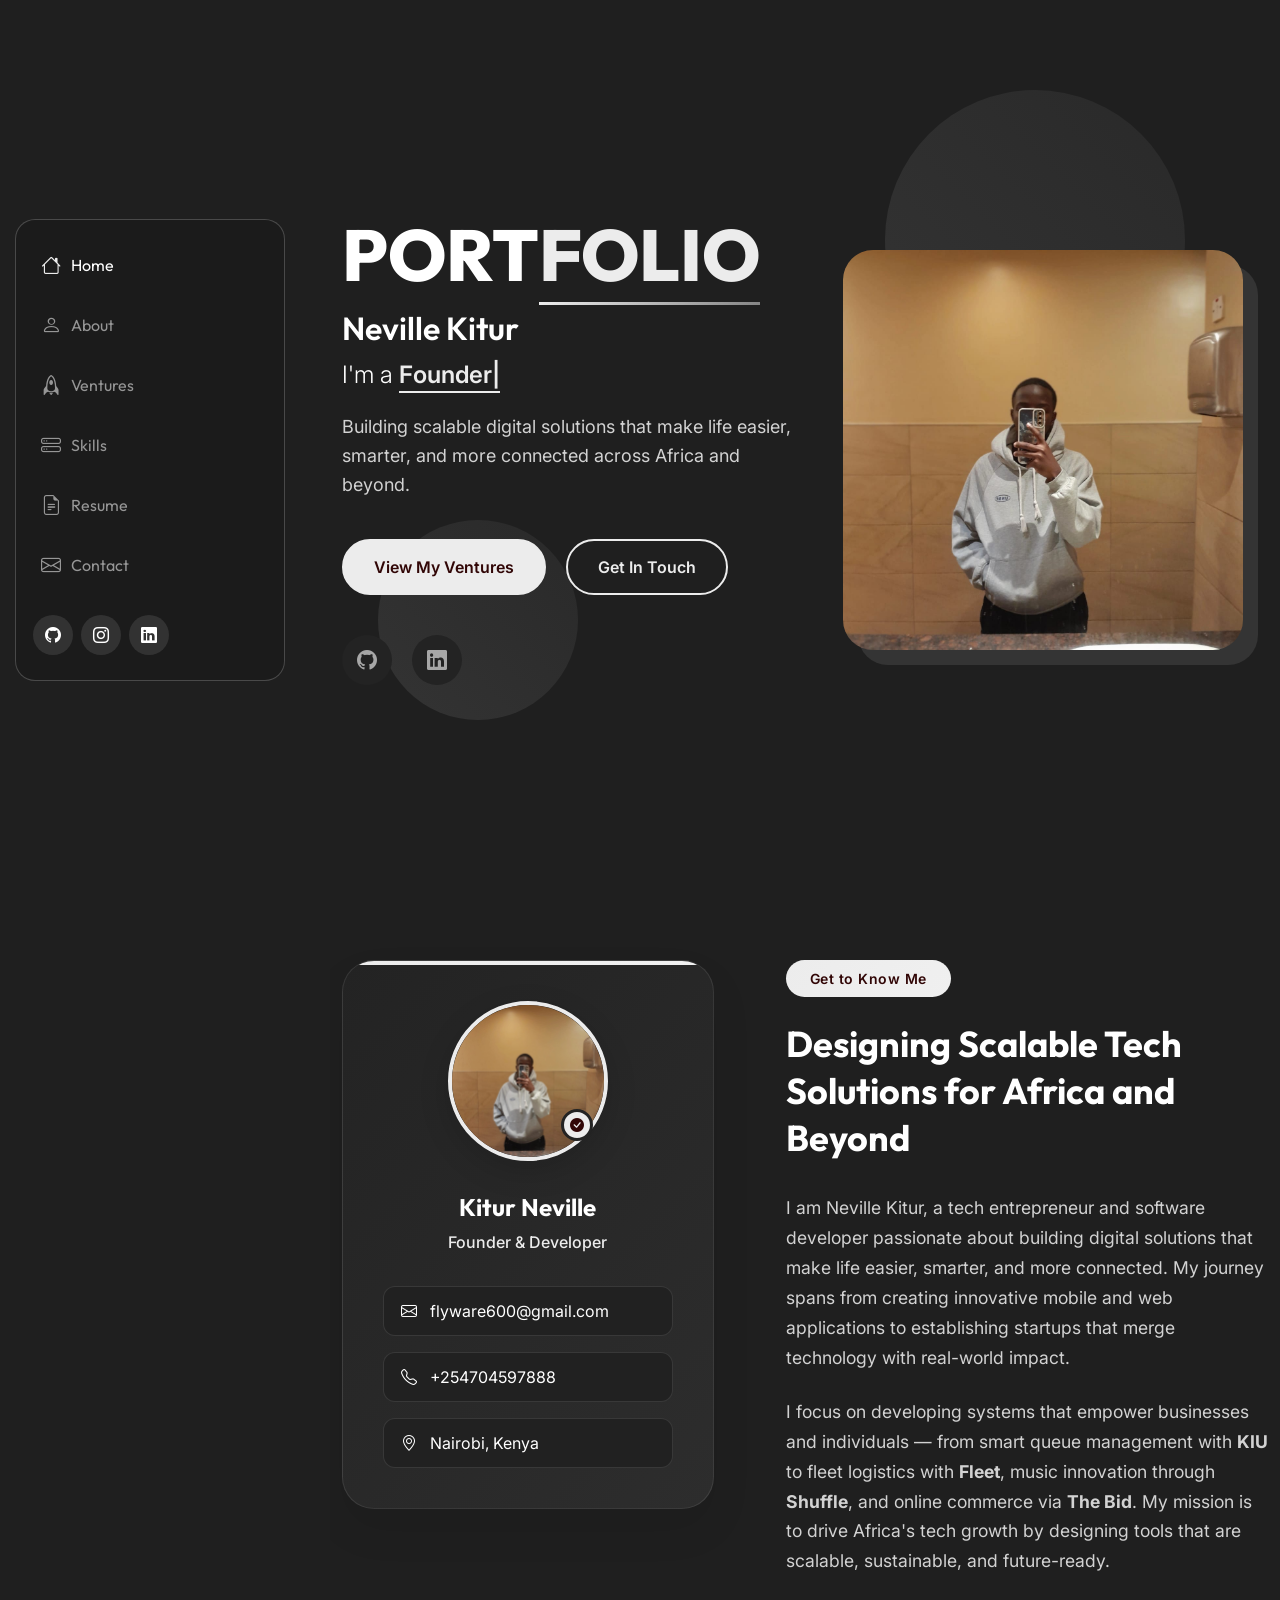
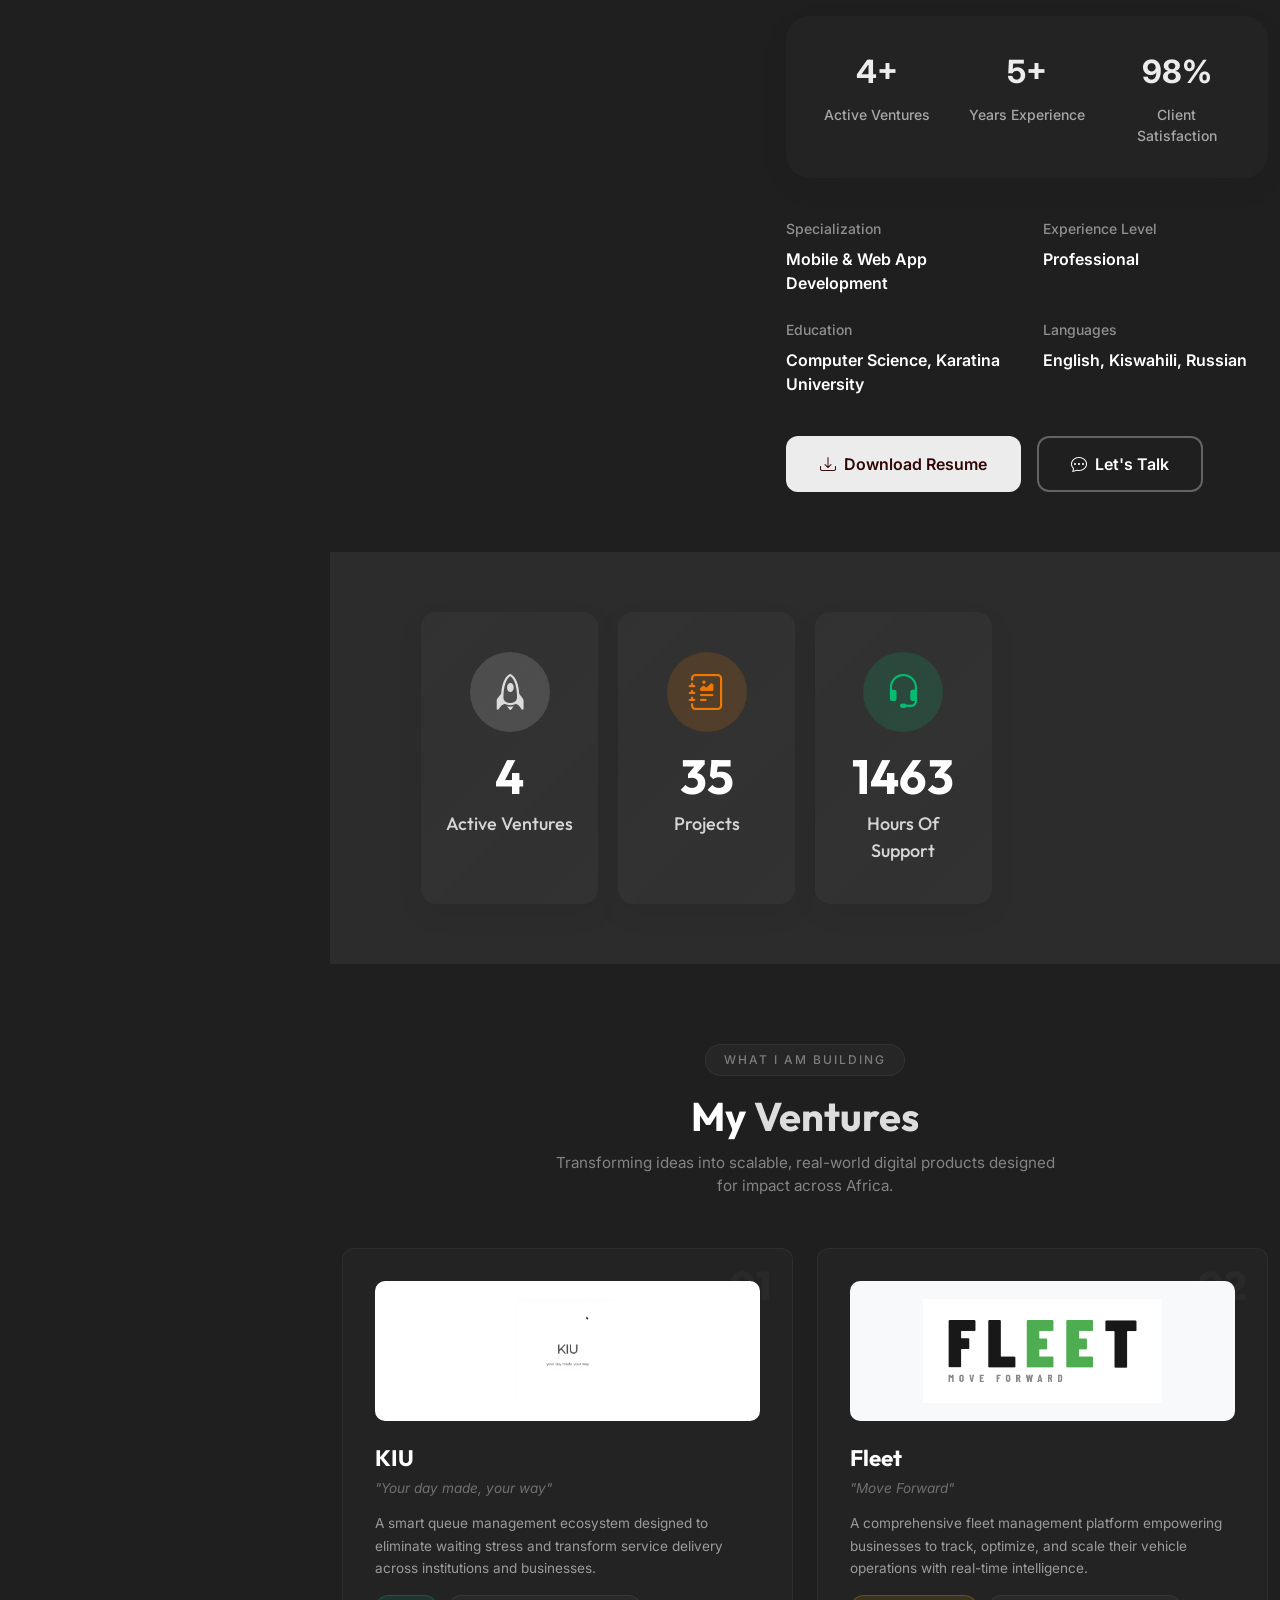
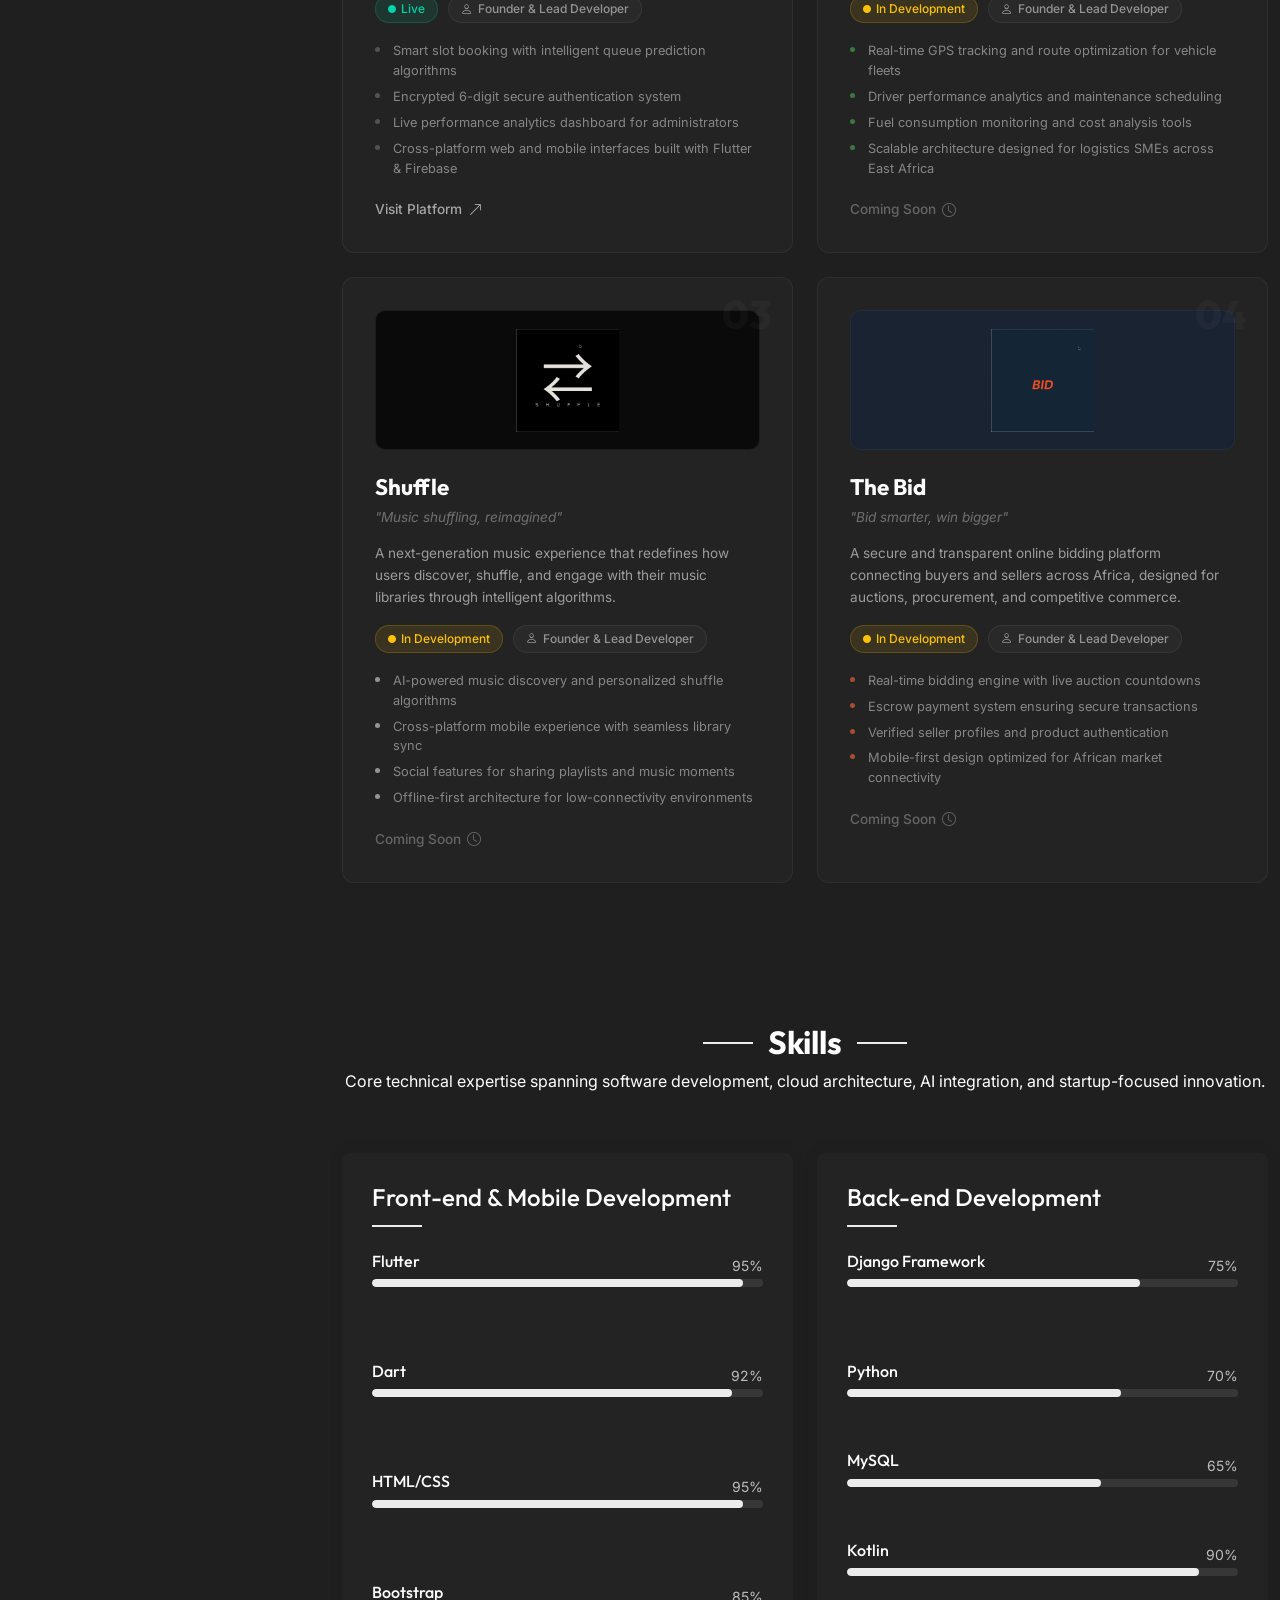
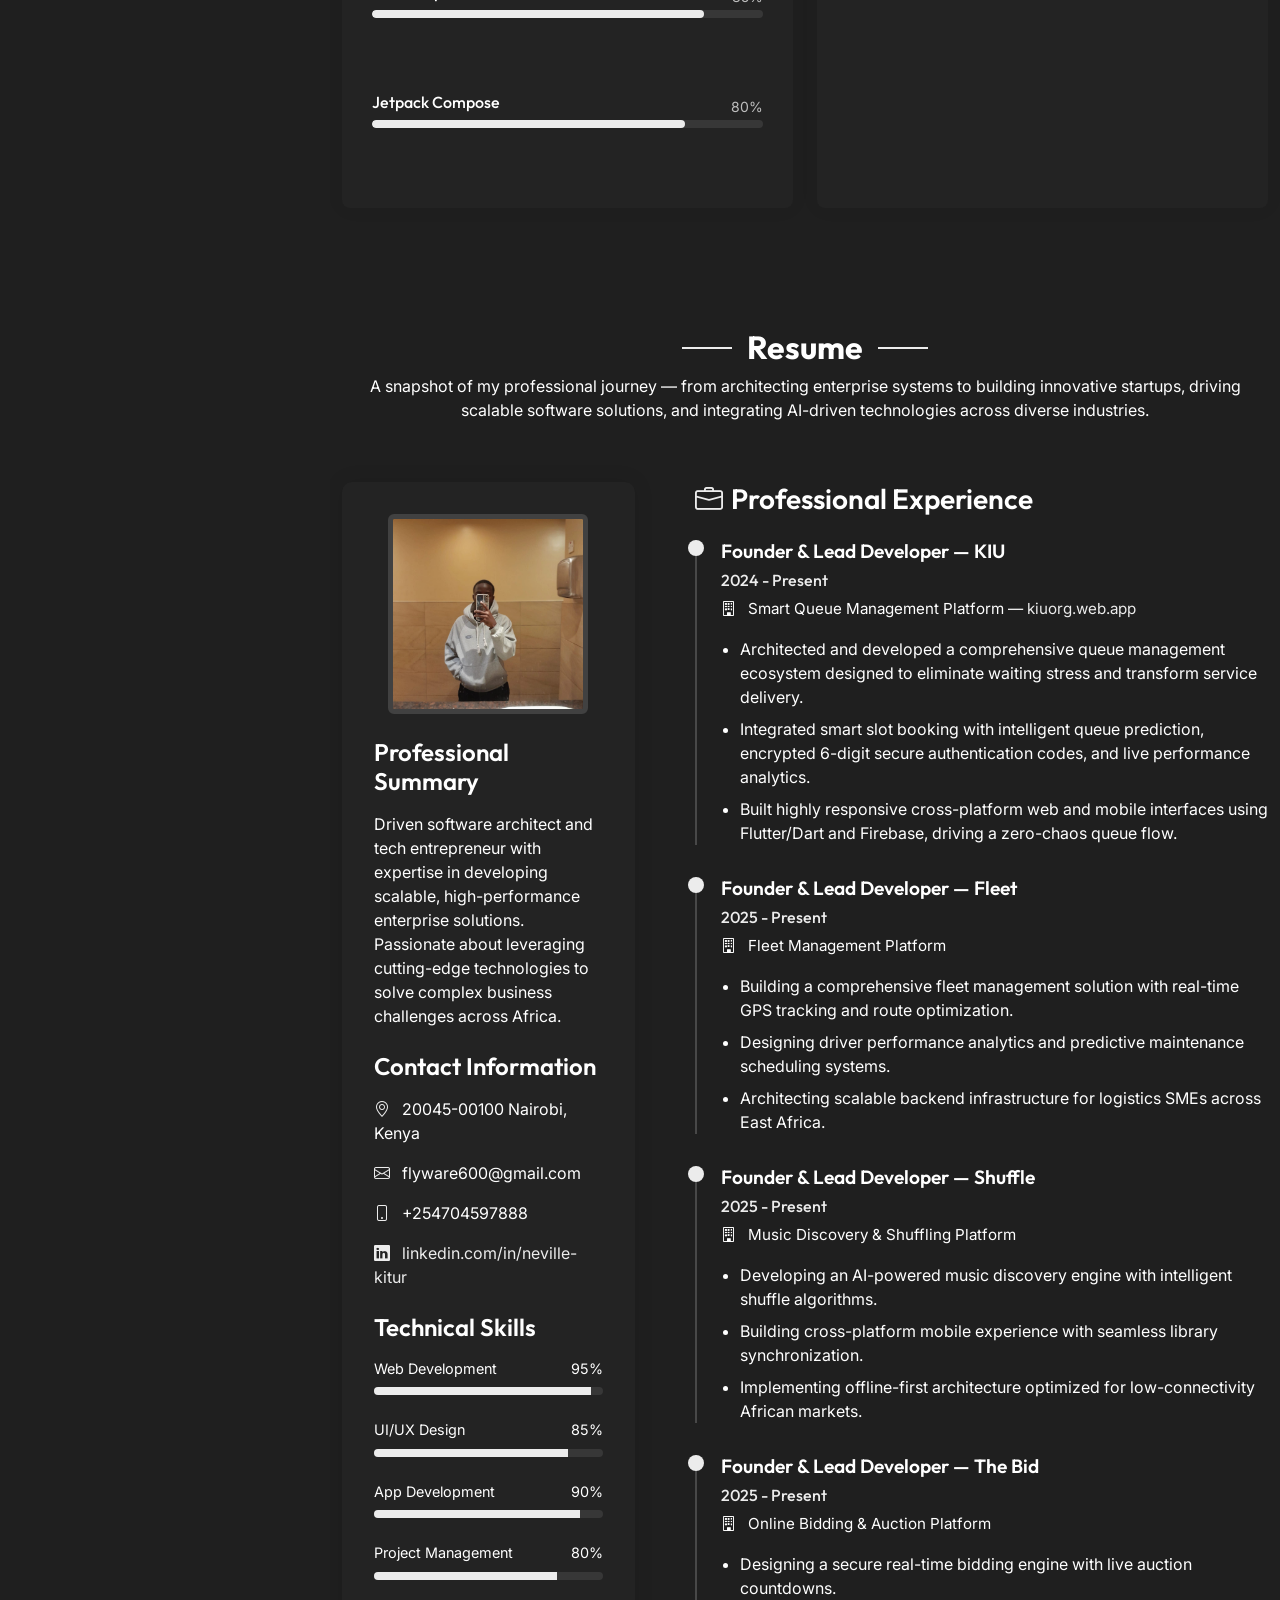
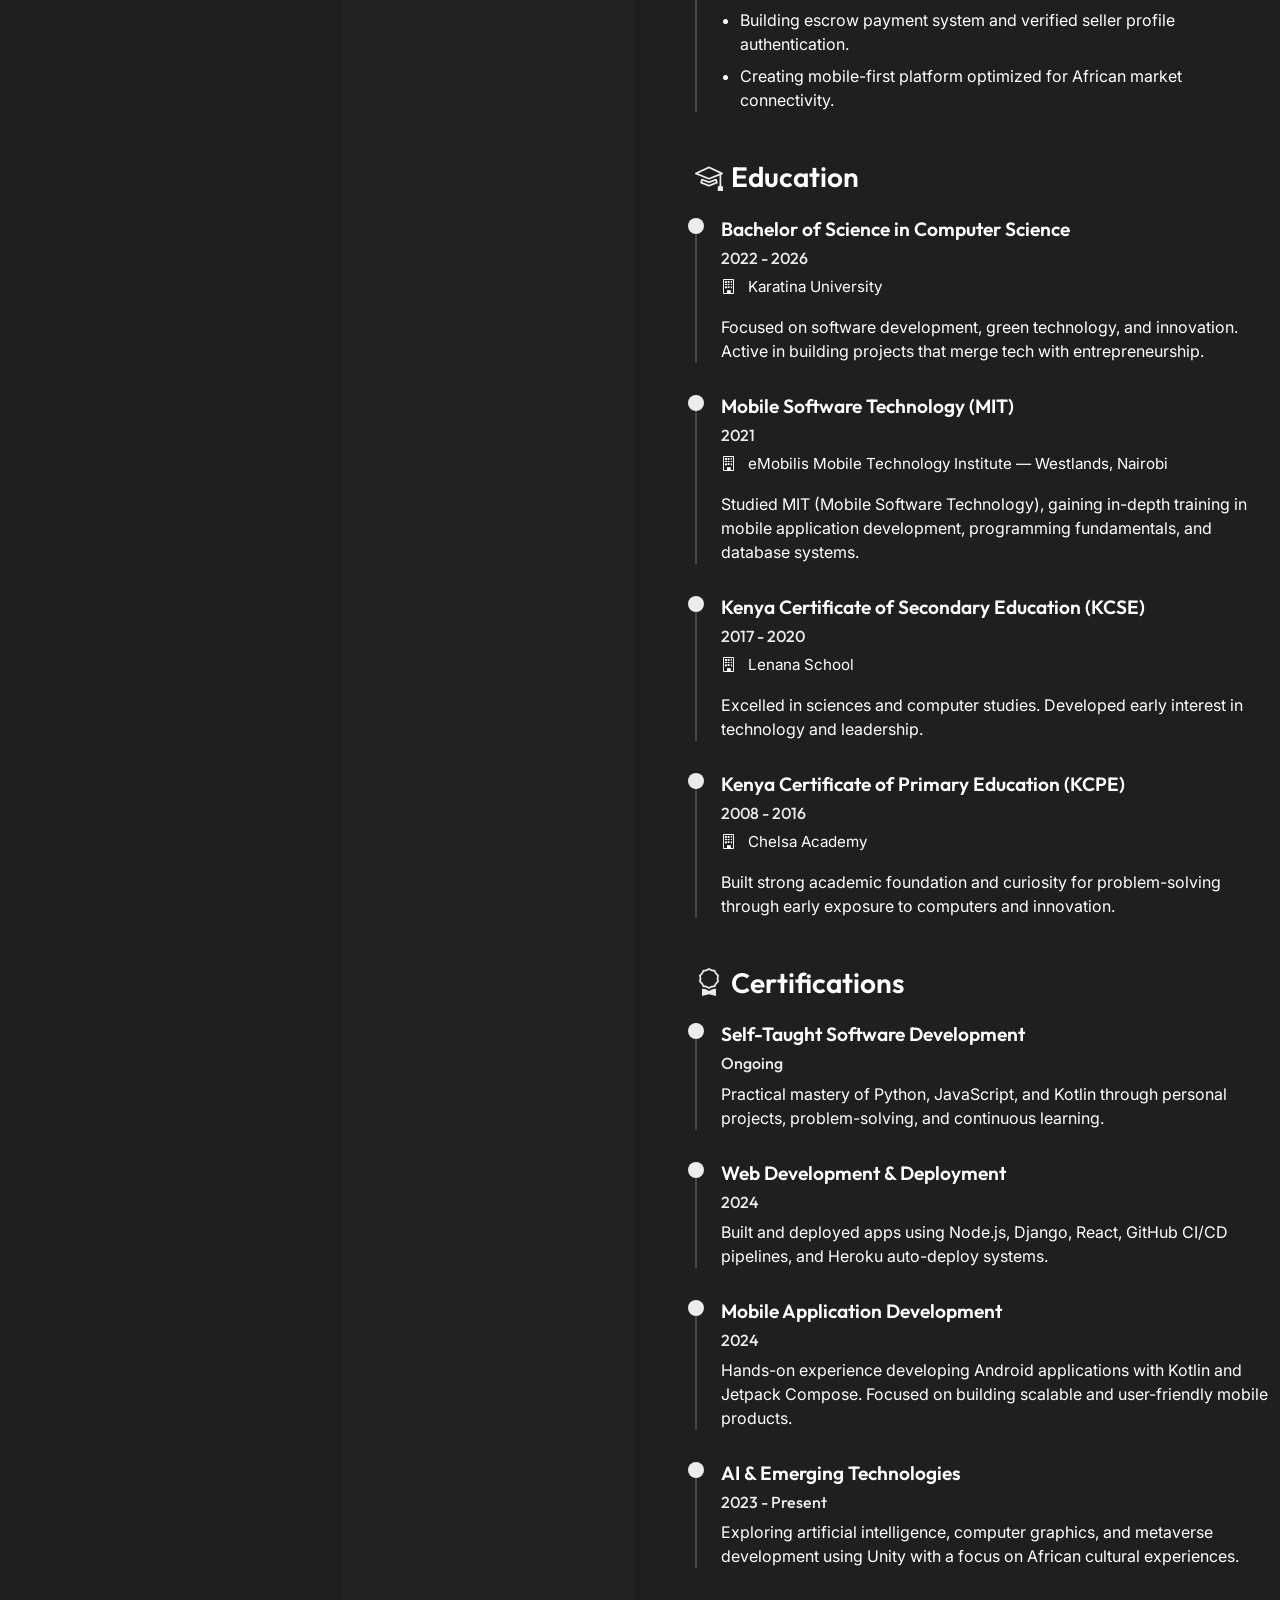
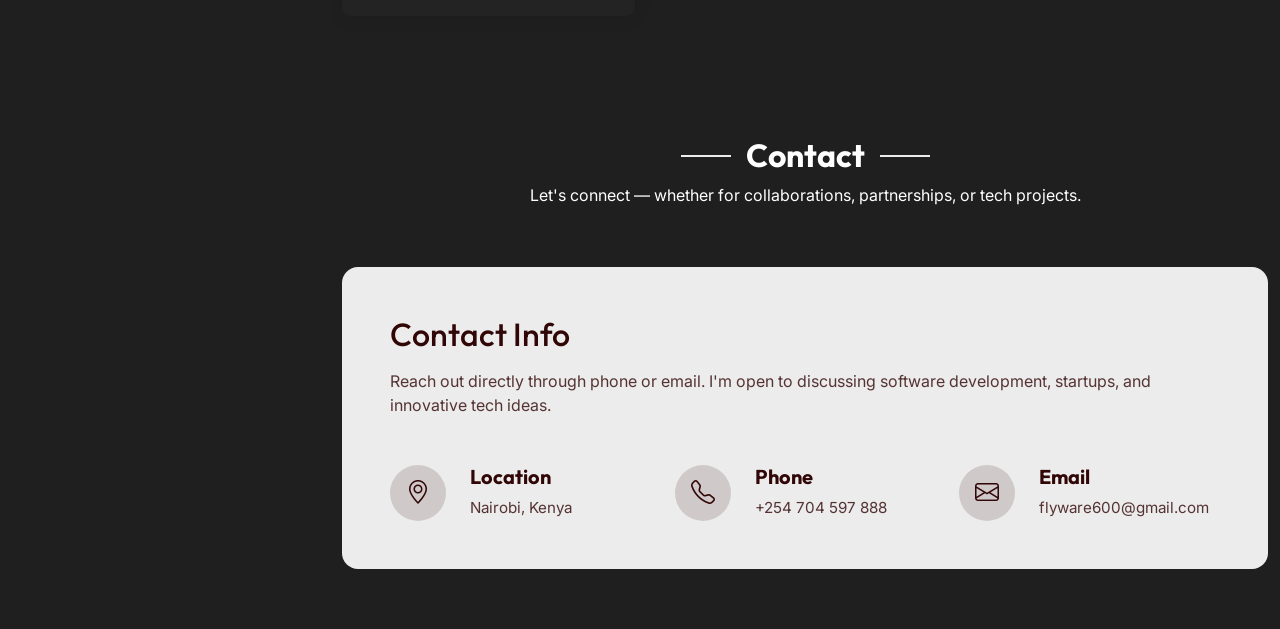
<file: index.html>
<!doctype html>
<html lang="en">
<head>
  <meta charset="UTF-8">
  <meta name="viewport" content="width=device-width, initial-scale=1.0">
  <meta http-equiv="X-UA-Compatible" content="ie=edge">

  <title>Neville Kitur | Portfolio</title>
  <meta name="description" content="Neville Kitur - Founder, Developer & Tech Entrepreneur building scalable digital solutions for Africa.">
  <meta name="keywords" content="Neville Kitur, Flutter Developer, Mobile App Developer, Tech Entrepreneur, Nairobi, Kenya">

  <!-- Favicons -->
  <link href="static/assets/img/jamaica.png" rel="icon">
  <link href="static/assets/img/jamaica.png" rel="apple-touch-icon">

  <!-- Fonts -->
  <link href="https://fonts.googleapis.com" rel="preconnect">
  <link href="https://fonts.gstatic.com" rel="preconnect" crossorigin>
  <link href="https://fonts.googleapis.com/css2?family=Inter:wght@300;400;500;600;700&family=Outfit:wght@300;400;500;600;700;800;900&display=swap" rel="stylesheet">

  <!-- Vendor CSS Files -->
  <link href="static/assets/vendor/bootstrap/css/bootstrap.min.css" rel="stylesheet">
  <link href="static/assets/vendor/bootstrap-icons/bootstrap-icons.css" rel="stylesheet">
  <link href="static/assets/vendor/aos/aos.css" rel="stylesheet">
  <link href="static/assets/vendor/glightbox/css/glightbox.min.css" rel="stylesheet">
  <link href="static/assets/vendor/swiper/swiper-bundle.min.css" rel="stylesheet">

  <!-- Main CSS File -->
  <link href="static/assets/css/main.css" rel="stylesheet">

  <style>
    /* ===== VENTURES SECTION - MATCHES SITE DARK THEME ===== */
    .ventures-section {
      padding: 80px 0;
      background: transparent;
    }

    .ventures-header {
      text-align: center;
      margin-bottom: 50px;
    }

    .ventures-header .badge-text {
      display: inline-block;
      padding: 6px 18px;
      background: rgba(255, 255, 255, 0.03);
      border: 1px solid rgba(255, 255, 255, 0.06);
      border-radius: 50px;
      color: rgba(255, 255, 255, 0.4);
      font-size: 0.75rem;
      font-weight: 500;
      letter-spacing: 2px;
      text-transform: uppercase;
      margin-bottom: 16px;
    }

    .ventures-header h2 {
      font-family: 'Outfit', sans-serif;
      font-size: 2.5rem;
      font-weight: 700;
      color: #ffffff;
      margin-bottom: 12px;
    }

    .ventures-header h2 span {
      color: rgba(255, 255, 255, 0.85);
    }

    .ventures-header p {
      color: rgba(255, 255, 255, 0.45);
      font-size: 0.95rem;
      max-width: 500px;
      margin: 0 auto;
    }

    /* Venture Cards - Minimal, matching existing cards */
    .venture-card {
      background: rgba(255, 255, 255, 0.02);
      border: 1px solid rgba(255, 255, 255, 0.05);
      border-radius: 12px;
      padding: 32px;
      height: 100%;
      position: relative;
      transition: all 0.3s ease;
    }

    .venture-card:hover {
      background: rgba(255, 255, 255, 0.035);
      border-color: rgba(255, 255, 255, 0.08);
      transform: translateY(-4px);
    }

    .venture-card .venture-number {
      position: absolute;
      top: 16px;
      right: 20px;
      font-family: 'Outfit', sans-serif;
      font-size: 2.5rem;
      font-weight: 800;
      color: rgba(255, 255, 255, 0.03);
      line-height: 1;
    }

    .venture-logo-wrapper {
      width: 100%;
      height: 140px;
      display: flex;
      align-items: center;
      justify-content: center;
      margin-bottom: 24px;
      border-radius: 10px;
      overflow: hidden;
      border: 1px solid rgba(255, 255, 255, 0.04);
    }

    .venture-logo-wrapper img {
      max-width: 75%;
      max-height: 75%;
      object-fit: contain;
    }

    .bg-kiu { background: #ffffff; }
    .bg-fleet { background: #f8f9fa; }
    .bg-shuffle { background: #0a0a0a; border: 1px solid rgba(255,255,255,0.08); }
    .bg-bid { background: #1a2332; }

    .venture-card h3 {
      font-family: 'Outfit', sans-serif;
      font-size: 1.4rem;
      font-weight: 700;
      color: #ffffff;
      margin-bottom: 6px;
    }

    .venture-card .venture-tagline {
      font-size: 0.85rem;
      color: rgba(255, 255, 255, 0.35);
      font-style: italic;
      margin-bottom: 14px;
      display: block;
    }

    .venture-card .venture-description {
      color: rgba(255, 255, 255, 0.55);
      font-size: 0.85rem;
      line-height: 1.65;
      margin-bottom: 16px;
    }

    .venture-card .venture-meta {
      display: flex;
      align-items: center;
      gap: 10px;
      margin-bottom: 18px;
      flex-wrap: wrap;
    }

    .venture-meta .meta-badge {
      display: inline-flex;
      align-items: center;
      gap: 5px;
      padding: 4px 12px;
      border-radius: 50px;
      font-size: 0.75rem;
      font-weight: 500;
    }

    .meta-badge.status-live {
      background: rgba(0, 212, 170, 0.1);
      color: #00d4aa;
      border: 1px solid rgba(0, 212, 170, 0.2);
    }

    .meta-badge.status-dev {
      background: rgba(255, 193, 7, 0.1);
      color: #ffc107;
      border: 1px solid rgba(255, 193, 7, 0.2);
    }

    .meta-badge.role {
      background: rgba(255, 255, 255, 0.03);
      color: rgba(255, 255, 255, 0.5);
      border: 1px solid rgba(255, 255, 255, 0.06);
    }

    .venture-highlights {
      list-style: none;
      padding: 0;
      margin: 0 0 18px 0;
    }

    .venture-highlights li {
      position: relative;
      padding-left: 18px;
      margin-bottom: 6px;
      color: rgba(255, 255, 255, 0.45);
      font-size: 0.8rem;
      line-height: 1.55;
    }

    .venture-highlights li::before {
      content: '';
      position: absolute;
      left: 0;
      top: 6px;
      width: 5px;
      height: 5px;
      border-radius: 50%;
      background: var(--venture-color);
      opacity: 0.6;
    }

    .venture-link {
      display: inline-flex;
      align-items: center;
      gap: 6px;
      color: rgba(255, 255, 255, 0.6);
      text-decoration: none;
      font-weight: 500;
      font-size: 0.85rem;
      transition: all 0.2s ease;
    }

    .venture-link:hover {
      gap: 10px;
      color: rgba(255, 255, 255, 0.9);
    }

    .venture-link i {
      font-size: 0.9rem;
    }

    .venture-kiu { --venture-color: #6c757d; }
    .venture-fleet { --venture-color: #4caf50; }
    .venture-shuffle { --venture-color: #e0e0e0; }
    .venture-bid { --venture-color: #ff6b35; }

    @media (max-width: 991px) {
      .ventures-header h2 { font-size: 2rem; }
      .venture-card { padding: 24px; }
    }

    @media (max-width: 767px) {
      .ventures-header h2 { font-size: 1.6rem; }
      .venture-logo-wrapper { height: 120px; }
    }

    html { scroll-behavior: smooth; }
    section[id] { scroll-margin-top: 80px; }
  </style>
<base target="_blank">
</head>

<body class="index-page">

  <header id="header" class="header dark-background d-flex flex-column justify-content-center">
    <i class="header-toggle d-xl-none bi bi-list"></i>

    <div class="header-container d-flex flex-column align-items-start">
      <nav id="navmenu" class="navmenu">
        <ul>
          <li><a href="#hero" class="active"><i class="bi bi-house navicon"></i>Home</a></li>
          <li><a href="#about"><i class="bi bi-person navicon"></i> About</a></li>
          <li><a href="#ventures"><i class="bi bi-rocket navicon"></i> Ventures</a></li>
          <li><a href="#skills"><i class="bi bi-hdd-stack navicon"></i> Skills</a></li>
          <li><a href="#resume"><i class="bi bi-file-earmark-text navicon"></i> Resume</a></li>
          <li><a href="#contact"><i class="bi bi-envelope navicon"></i> Contact</a></li>
        </ul>
      </nav>

      <div class="social-links text-center">
        <a href="https://github.com/KITURRULES" class="github" target="_blank">
          <i class="bi bi-github"></i>
        </a>
        <a href="https://www.instagram.com/_.kitur_?igsh=MWpzeGd0MWFpa2EyZA==" class="instagram" target="_blank">
          <i class="bi bi-instagram"></i>
        </a>
        <a href="https://www.linkedin.com/in/neville-kitur-992332345?utm_source=share&utm_campaign=share_via&utm_content=profile&utm_medium=android_app" class="linkedin" target="_blank">
          <i class="bi bi-linkedin"></i>
        </a>
      </div>
    </div>
  </header>

  <main class="main">

    <!-- Hero Section -->
    <section id="hero" class="hero section">
      <div class="background-elements">
        <div class="bg-circle circle-1"></div>
        <div class="bg-circle circle-2"></div>
      </div>

      <div class="hero-content">
        <div class="container">
          <div class="row align-items-center">
            <div class="col-lg-6" data-aos="fade-right" data-aos-delay="100">
              <div class="hero-text">
                <h1>PORT<span class="accent-text">FOLIO</span></h1>
                <h2>Neville Kitur</h2>
                <p class="lead">I'm a <span class="typed" data-typed-items="Founder, Mobile App Developer, Web Developer, Tech Entrepreneur, Creative Director"></span></p>
                <p class="description">Building scalable digital solutions that make life easier, smarter, and more connected across Africa and beyond.</p>

                <div class="hero-actions">
                  <a href="#ventures" class="btn btn-primary">View My Ventures</a>
                  <a href="#contact" class="btn btn-outline">Get In Touch</a>
                </div>

                <div class="social-links">
                  <a href="https://github.com/KITURRULES" target="_blank">
                    <i class="bi bi-github"></i>
                  </a>
                  <a href="https://www.linkedin.com/in/neville-kitur-992332345?utm_source=share&utm_campaign=share_via&utm_content=profile&utm_medium=android_app" target="_blank">
                    <i class="bi bi-linkedin"></i>
                  </a>
                </div>
              </div>
            </div>

            <div class="col-lg-6" data-aos="fade-left" data-aos-delay="200">
              <div class="hero-visual">
                <div class="profile-container">
                  <div class="profile-background"></div>
                  <img src="static/assets/img/profile/img.png" alt="Neville Kitur" class="profile-image">
                </div>
              </div>
            </div>
          </div>
        </div>
      </div>
    </section>

    <!-- About Section -->
    <section id="about" class="about section">
      <div class="container" data-aos="fade-up" data-aos-delay="100">
        <div class="row">
          <div class="col-lg-5" data-aos="zoom-in" data-aos-delay="200">
            <div class="profile-card">
              <div class="profile-header">
                <div class="profile-image">
                  <img src="static/assets/img/profile/img.png" alt="Profile Image" class="img-fluid">
                </div>
                <div class="profile-badge">
                  <i class="bi bi-check-circle-fill"></i>
                </div>
              </div>

              <div class="profile-content">
                <h3>Kitur Neville</h3>
                <p class="profession">Founder & Developer</p>

                <div class="contact-links">
                  <a href="mailto:flyware600@gmail.com" class="contact-item">
                    <i class="bi bi-envelope"></i>
                    flyware600@gmail.com
                  </a>
                  <a href="tel:+254704597888" class="contact-item">
                    <i class="bi bi-telephone"></i>
                    +254704597888
                  </a>
                  <a href="#" class="contact-item">
                    <i class="bi bi-geo-alt"></i>
                    Nairobi, Kenya
                  </a>
                </div>
              </div>
            </div>
          </div>

          <div class="col-lg-7" data-aos="fade-left" data-aos-delay="300">
            <div class="about-content">
              <div class="section-header">
                <span class="badge-text">Get to Know Me</span>
                <h2>Designing Scalable Tech Solutions for Africa and Beyond</h2>
              </div>

              <div class="description">
                <p>I am Neville Kitur, a tech entrepreneur and software developer passionate about building digital solutions that make life easier, smarter, and more connected. My journey spans from creating innovative mobile and web applications to establishing startups that merge technology with real-world impact.</p>
                <p>I focus on developing systems that empower businesses and individuals — from smart queue management with <strong>KIU</strong> to fleet logistics with <strong>Fleet</strong>, music innovation through <strong>Shuffle</strong>, and online commerce via <strong>The Bid</strong>. My mission is to drive Africa's tech growth by designing tools that are scalable, sustainable, and future-ready.</p>
              </div>

              <div class="stats-grid">
                <div class="stat-item">
                  <div class="stat-number">4+</div>
                  <div class="stat-label">Active Ventures</div>
                </div>
                <div class="stat-item">
                  <div class="stat-number">5+</div>
                  <div class="stat-label">Years Experience</div>
                </div>
                <div class="stat-item">
                  <div class="stat-number">98%</div>
                  <div class="stat-label">Client Satisfaction</div>
                </div>
              </div>

              <div class="details-grid">
                <div class="detail-row">
                  <div class="detail-item">
                    <span class="detail-label">Specialization</span>
                    <span class="detail-value">Mobile & Web App Development</span>
                  </div>
                  <div class="detail-item">
                    <span class="detail-label">Experience Level</span>
                    <span class="detail-value">Professional</span>
                  </div>
                </div>
                <div class="detail-row">
                  <div class="detail-item">
                    <span class="detail-label">Education</span>
                    <span class="detail-value">Computer Science, Karatina University</span>
                  </div>
                  <div class="detail-item">
                    <span class="detail-label">Languages</span>
                    <span class="detail-value">English, Kiswahili, Russian</span>
                  </div>
                </div>
              </div>

              <div class="cta-section">
                <a href="#" class="btn btn-primary">
                  <i class="bi bi-download"></i>
                  Download Resume
                </a>
                <a href="https://wa.me/254704597888?text=Hi%20Neville!%20I%20saw%20your%20portfolio%20and%20would%20love%20to%20connect." target="_blank" class="btn btn-outline">
                  <i class="bi bi-chat-dots"></i>
                  Let's Talk
                </a>
              </div>
            </div>
          </div>
        </div>
      </div>
    </section>

    <!-- Stats Section -->
    <section id="stats" class="stats section light-background">
      <div class="container" data-aos="fade-up" data-aos-delay="100">
        <div class="row justify-content-center">
          <div class="col-lg-10">
            <div class="stats-wrapper">
              <div class="stats-item" data-aos="zoom-in" data-aos-delay="150">
                <div class="icon-wrapper">
                  <i class="bi bi-rocket"></i>
                </div>
                <span data-purecounter-start="0" data-purecounter-end="4" data-purecounter-duration="1" class="purecounter"></span>
                <p>Active Ventures</p>
              </div>

              <div class="stats-item" data-aos="zoom-in" data-aos-delay="200">
                <div class="icon-wrapper">
                  <i class="bi bi-journal-richtext"></i>
                </div>
                <span data-purecounter-start="0" data-purecounter-end="35" data-purecounter-duration="1" class="purecounter"></span>
                <p>Projects</p>
              </div>

              <div class="stats-item" data-aos="zoom-in" data-aos-delay="250">
                <div class="icon-wrapper">
                  <i class="bi bi-headset"></i>
                </div>
                <span data-purecounter-start="0" data-purecounter-end="1463" data-purecounter-duration="1" class="purecounter"></span>
                <p>Hours Of Support</p>
              </div>
            </div>
          </div>
        </div>
      </div>
    </section>

    <!-- ===== VENTURES SECTION ===== -->
    <section id="ventures" class="ventures-section">
      <div class="container" data-aos="fade-up">
        <div class="ventures-header" data-aos="fade-up" data-aos-delay="100">
          <span class="badge-text">What I am Building</span>
          <h2>My <span>Ventures</span></h2>
          <p>Transforming ideas into scalable, real-world digital products designed for impact across Africa.</p>
        </div>

        <div class="row g-4">
          <!-- KIU -->
          <div class="col-lg-6" data-aos="fade-up" data-aos-delay="150">
            <div class="venture-card venture-kiu">
              <span class="venture-number">01</span>
              <div class="venture-logo-wrapper bg-kiu">
                <img src="static/assets/img/kiu_logo.png" alt="KIU Logo">
              </div>
              <h3>KIU</h3>
              <span class="venture-tagline">"Your day made, your way"</span>
              <p class="venture-description">
                A smart queue management ecosystem designed to eliminate waiting stress and transform service delivery across institutions and businesses.
              </p>
              <div class="venture-meta">
                <span class="meta-badge status-live"><i class="bi bi-circle-fill" style="font-size:0.5rem;"></i> Live</span>
                <span class="meta-badge role"><i class="bi bi-person"></i> Founder & Lead Developer</span>
              </div>
              <ul class="venture-highlights">
                <li>Smart slot booking with intelligent queue prediction algorithms</li>
                <li>Encrypted 6-digit secure authentication system</li>
                <li>Live performance analytics dashboard for administrators</li>
                <li>Cross-platform web and mobile interfaces built with Flutter & Firebase</li>
              </ul>
              <a href="https://kiuorg.web.app/" target="_blank" class="venture-link">
                Visit Platform <i class="bi bi-arrow-up-right"></i>
              </a>
            </div>
          </div>

          <!-- Fleet -->
          <div class="col-lg-6" data-aos="fade-up" data-aos-delay="250">
            <div class="venture-card venture-fleet">
              <span class="venture-number">02</span>
              <div class="venture-logo-wrapper bg-fleet">
                <img src="static/assets/img/fleet_logo.png" alt="Fleet Logo">
              </div>
              <h3>Fleet</h3>
              <span class="venture-tagline">"Move Forward"</span>
              <p class="venture-description">
                A comprehensive fleet management platform empowering businesses to track, optimize, and scale their vehicle operations with real-time intelligence.
              </p>
              <div class="venture-meta">
                <span class="meta-badge status-dev"><i class="bi bi-circle-fill" style="font-size:0.5rem;"></i> In Development</span>
                <span class="meta-badge role"><i class="bi bi-person"></i> Founder & Lead Developer</span>
              </div>
              <ul class="venture-highlights">
                <li>Real-time GPS tracking and route optimization for vehicle fleets</li>
                <li>Driver performance analytics and maintenance scheduling</li>
                <li>Fuel consumption monitoring and cost analysis tools</li>
                <li>Scalable architecture designed for logistics SMEs across East Africa</li>
              </ul>
              <a href="#" class="venture-link" style="opacity:0.5; pointer-events:none;">
                Coming Soon <i class="bi bi-clock"></i>
              </a>
            </div>
          </div>

          <!-- Shuffle -->
          <div class="col-lg-6" data-aos="fade-up" data-aos-delay="350">
            <div class="venture-card venture-shuffle">
              <span class="venture-number">03</span>
              <div class="venture-logo-wrapper bg-shuffle">
                <img src="static/assets/img/shuffle_logo.png" alt="Shuffle Logo">
              </div>
              <h3>Shuffle</h3>
              <span class="venture-tagline">"Music shuffling, reimagined"</span>
              <p class="venture-description">
                A next-generation music experience that redefines how users discover, shuffle, and engage with their music libraries through intelligent algorithms.
              </p>
              <div class="venture-meta">
                <span class="meta-badge status-dev"><i class="bi bi-circle-fill" style="font-size:0.5rem;"></i> In Development</span>
                <span class="meta-badge role"><i class="bi bi-person"></i> Founder & Lead Developer</span>
              </div>
              <ul class="venture-highlights">
                <li>AI-powered music discovery and personalized shuffle algorithms</li>
                <li>Cross-platform mobile experience with seamless library sync</li>
                <li>Social features for sharing playlists and music moments</li>
                <li>Offline-first architecture for low-connectivity environments</li>
              </ul>
              <a href="#" class="venture-link" style="opacity:0.5; pointer-events:none;">
                Coming Soon <i class="bi bi-clock"></i>
              </a>
            </div>
          </div>

          <!-- The Bid -->
          <div class="col-lg-6" data-aos="fade-up" data-aos-delay="450">
            <div class="venture-card venture-bid">
              <span class="venture-number">04</span>
              <div class="venture-logo-wrapper bg-bid">
                <img src="static/assets/img/bid_logo.png" alt="The Bid Logo">
              </div>
              <h3>The Bid</h3>
              <span class="venture-tagline">"Bid smarter, win bigger"</span>
              <p class="venture-description">
                A secure and transparent online bidding platform connecting buyers and sellers across Africa, designed for auctions, procurement, and competitive commerce.
              </p>
              <div class="venture-meta">
                <span class="meta-badge status-dev"><i class="bi bi-circle-fill" style="font-size:0.5rem;"></i> In Development</span>
                <span class="meta-badge role"><i class="bi bi-person"></i> Founder & Lead Developer</span>
              </div>
              <ul class="venture-highlights">
                <li>Real-time bidding engine with live auction countdowns</li>
                <li>Escrow payment system ensuring secure transactions</li>
                <li>Verified seller profiles and product authentication</li>
                <li>Mobile-first design optimized for African market connectivity</li>
              </ul>
              <a href="#" class="venture-link" style="opacity:0.5; pointer-events:none;">
                Coming Soon <i class="bi bi-clock"></i>
              </a>
            </div>
          </div>
        </div>
      </div>
    </section>
    <!-- ===== /VENTURES SECTION ===== -->

    <!-- Skills Section -->
    <section id="skills" class="skills section">
      <div class="container section-title" data-aos="fade-up">
        <h2>Skills</h2>
        <p>Core technical expertise spanning software development, cloud architecture, AI integration, and startup-focused innovation.</p>
      </div>

      <div class="container" data-aos="fade-up" data-aos-delay="100">
        <div class="row">
          <div class="col-lg-6">
            <div class="skills-category" data-aos="fade-up" data-aos-delay="200">
              <h3>Front-end & Mobile Development</h3>
              <div class="skills-animation">
                <div class="skill-item">
                  <div class="d-flex justify-content-between align-items-center">
                    <h4>Flutter</h4>
                    <span class="skill-percentage">95%</span>
                  </div>
                  <div class="progress">
                    <div class="progress-bar" role="progressbar" aria-valuenow="95" aria-valuemin="0" aria-valuemax="100"></div>
                  </div>
                  <div class="skill-tooltip">Highly proficient in building fast, cross-platform Android, iOS, and Web applications</div>
                </div>

                <div class="skill-item">
                  <div class="d-flex justify-content-between align-items-center">
                    <h4>Dart</h4>
                    <span class="skill-percentage">92%</span>
                  </div>
                  <div class="progress">
                    <div class="progress-bar" role="progressbar" aria-valuenow="92" aria-valuemin="0" aria-valuemax="100"></div>
                  </div>
                  <div class="skill-tooltip">Strong foundations in object-oriented, functional, and asynchronous programming in Dart</div>
                </div>

                <div class="skill-item">
                  <div class="d-flex justify-content-between align-items-center">
                    <h4>HTML/CSS</h4>
                    <span class="skill-percentage">95%</span>
                  </div>
                  <div class="progress">
                    <div class="progress-bar" role="progressbar" aria-valuenow="95" aria-valuemin="0" aria-valuemax="100"></div>
                  </div>
                  <div class="skill-tooltip">Expert level knowledge of semantic HTML5 and modern CSS3 techniques</div>
                </div>

                <div class="skill-item">
                  <div class="d-flex justify-content-between align-items-center">
                    <h4>Bootstrap</h4>
                    <span class="skill-percentage">85%</span>
                  </div>
                  <div class="progress">
                    <div class="progress-bar" role="progressbar" aria-valuenow="85" aria-valuemin="0" aria-valuemax="100"></div>
                  </div>
                  <div class="skill-tooltip">Proficient in responsive grid systems, components, and utility classes</div>
                </div>

                <div class="skill-item">
                  <div class="d-flex justify-content-between align-items-center">
                    <h4>Jetpack Compose</h4>
                    <span class="skill-percentage">80%</span>
                  </div>
                  <div class="progress">
                    <div class="progress-bar" role="progressbar" aria-valuenow="80" aria-valuemin="0" aria-valuemax="100"></div>
                  </div>
                  <div class="skill-tooltip">Experience with modern native Android UI development using declarative frameworks</div>
                </div>
              </div>
            </div>
          </div>

          <div class="col-lg-6">
            <div class="skills-category" data-aos="fade-up" data-aos-delay="300">
              <h3>Back-end Development</h3>
              <div class="skills-animation">
                <div class="skill-item">
                  <div class="d-flex justify-content-between align-items-center">
                    <h4>Django Framework</h4>
                    <span class="skill-percentage">75%</span>
                  </div>
                  <div class="progress">
                    <div class="progress-bar" role="progressbar" aria-valuenow="75" aria-valuemin="0" aria-valuemax="100"></div>
                  </div>
                  <div class="skill-tooltip">Building robust Python web applications with Django ORM, REST APIs, and admin panels</div>
                </div>

                <div class="skill-item">
                  <div class="d-flex justify-content-between align-items-center">
                    <h4>Python</h4>
                    <span class="skill-percentage">70%</span>
                  </div>
                  <div class="progress">
                    <div class="progress-bar" role="progressbar" aria-valuenow="70" aria-valuemin="0" aria-valuemax="100"></div>
                  </div>
                  <div class="skill-tooltip">Python development with Django and data analysis tools</div>
                </div>

                <div class="skill-item">
                  <div class="d-flex justify-content-between align-items-center">
                    <h4>MySQL</h4>
                    <span class="skill-percentage">65%</span>
                  </div>
                  <div class="progress">
                    <div class="progress-bar" role="progressbar" aria-valuenow="65" aria-valuemin="0" aria-valuemax="100"></div>
                  </div>
                  <div class="skill-tooltip">Database design, optimization, and complex queries</div>
                </div>

                <div class="skill-item">
                  <div class="d-flex justify-content-between align-items-center">
                    <h4>Kotlin</h4>
                    <span class="skill-percentage">90%</span>
                  </div>
                  <div class="progress">
                    <div class="progress-bar" role="progressbar" aria-valuenow="90" aria-valuemin="0" aria-valuemax="100"></div>
                  </div>
                  <div class="skill-tooltip">Native Android development with Kotlin, coroutines, and modern architecture patterns</div>
                </div>
              </div>
            </div>
          </div>
        </div>
      </div>
    </section>

    <!-- Resume Section -->
    <section id="resume" class="resume section">
      <div class="container section-title" data-aos="fade-up">
        <h2>Resume</h2>
        <p>A snapshot of my professional journey — from architecting enterprise systems to building innovative startups, driving scalable software solutions, and integrating AI-driven technologies across diverse industries.</p>
      </div>

      <div class="container" data-aos="fade-up" data-aos-delay="100">
        <div class="row gy-4">
          <!-- Left column with summary and contact -->
          <div class="col-lg-4">
            <div class="resume-side" data-aos="fade-right" data-aos-delay="100">
              <div class="profile-img mb-4">
                <img src="static/assets/img/profile/img.png" alt="Profile" class="img-fluid rounded">
              </div>

              <h3>Professional Summary</h3>
              <p>Driven software architect and tech entrepreneur with expertise in developing scalable, high-performance enterprise solutions. Passionate about leveraging cutting-edge technologies to solve complex business challenges across Africa.</p>

              <h3 class="mt-4">Contact Information</h3>
              <ul class="contact-info list-unstyled">
                <li><i class="bi bi-geo-alt"></i> 20045-00100 Nairobi, Kenya</li>
                <li><i class="bi bi-envelope"></i> flyware600@gmail.com</li>
                <li><i class="bi bi-phone"></i> +254704597888</li>
                <li><i class="bi bi-linkedin"></i> <a href="https://www.linkedin.com/in/neville-kitur-992332345?utm_source=share&utm_campaign=share_via&utm_content=profile&utm_medium=android_app" target="_blank">linkedin.com/in/neville-kitur</a></li>
              </ul>

              <div class="skills-animation mt-4">
                <h3>Technical Skills</h3>
                <div class="skill-item">
                  <div class="d-flex justify-content-between">
                    <span>Web Development</span>
                    <span>95%</span>
                  </div>
                  <div class="progress">
                    <div class="progress-bar" role="progressbar" aria-valuenow="95" aria-valuemin="0" aria-valuemax="100"></div>
                  </div>
                </div>

                <div class="skill-item">
                  <div class="d-flex justify-content-between">
                    <span>UI/UX Design</span>
                    <span>85%</span>
                  </div>
                  <div class="progress">
                    <div class="progress-bar" role="progressbar" aria-valuenow="85" aria-valuemin="0" aria-valuemax="100"></div>
                  </div>
                </div>

                <div class="skill-item">
                  <div class="d-flex justify-content-between">
                    <span>App Development</span>
                    <span>90%</span>
                  </div>
                  <div class="progress">
                    <div class="progress-bar" role="progressbar" aria-valuenow="90" aria-valuemin="0" aria-valuemax="100"></div>
                  </div>
                </div>

                <div class="skill-item">
                  <div class="d-flex justify-content-between">
                    <span>Project Management</span>
                    <span>80%</span>
                  </div>
                  <div class="progress">
                    <div class="progress-bar" role="progressbar" aria-valuenow="80" aria-valuemin="0" aria-valuemax="100"></div>
                  </div>
                </div>
              </div>
            </div>
          </div>

          <!-- Right column with experience and education -->
          <div class="col-lg-8 ps-4 ps-lg-5">
            <!-- Experience Section -->
            <div class="resume-section" data-aos="fade-up">
              <h3><i class="bi bi-briefcase me-2"></i>Professional Experience</h3>

              <div class="resume-item">
                <h4>Founder & Lead Developer — KIU</h4>
                <h5>2024 - Present</h5>
                <p class="company"><i class="bi bi-building"></i> Smart Queue Management Platform — <a href="https://kiuorg.web.app/" target="_blank">kiuorg.web.app</a></p>
                <ul>
                  <li>Architected and developed a comprehensive queue management ecosystem designed to eliminate waiting stress and transform service delivery.</li>
                  <li>Integrated smart slot booking with intelligent queue prediction, encrypted 6-digit secure authentication codes, and live performance analytics.</li>
                  <li>Built highly responsive cross-platform web and mobile interfaces using Flutter/Dart and Firebase, driving a zero-chaos queue flow.</li>
                </ul>
              </div>

              <div class="resume-item">
                <h4>Founder & Lead Developer — Fleet</h4>
                <h5>2025 - Present</h5>
                <p class="company"><i class="bi bi-building"></i> Fleet Management Platform</p>
                <ul>
                  <li>Building a comprehensive fleet management solution with real-time GPS tracking and route optimization.</li>
                  <li>Designing driver performance analytics and predictive maintenance scheduling systems.</li>
                  <li>Architecting scalable backend infrastructure for logistics SMEs across East Africa.</li>
                </ul>
              </div>

              <div class="resume-item">
                <h4>Founder & Lead Developer — Shuffle</h4>
                <h5>2025 - Present</h5>
                <p class="company"><i class="bi bi-building"></i> Music Discovery & Shuffling Platform</p>
                <ul>
                  <li>Developing an AI-powered music discovery engine with intelligent shuffle algorithms.</li>
                  <li>Building cross-platform mobile experience with seamless library synchronization.</li>
                  <li>Implementing offline-first architecture optimized for low-connectivity African markets.</li>
                </ul>
              </div>

              <div class="resume-item">
                <h4>Founder & Lead Developer — The Bid</h4>
                <h5>2025 - Present</h5>
                <p class="company"><i class="bi bi-building"></i> Online Bidding & Auction Platform</p>
                <ul>
                  <li>Designing a secure real-time bidding engine with live auction countdowns.</li>
                  <li>Building escrow payment system and verified seller profile authentication.</li>
                  <li>Creating mobile-first platform optimized for African market connectivity.</li>
                </ul>
              </div>
            </div>

            <!-- Education Section -->
            <div class="resume-section" data-aos="fade-up" data-aos-delay="100">
              <h3><i class="bi bi-mortarboard me-2"></i>Education</h3>

              <div class="resume-item">
                <h4>Bachelor of Science in Computer Science</h4>
                <h5>2022 - 2026</h5>
                <p class="company"><i class="bi bi-building"></i> Karatina University</p>
                <p>Focused on software development, green technology, and innovation. Active in building projects that merge tech with entrepreneurship.</p>
              </div>

              <div class="resume-item">
                <h4>Mobile Software Technology (MIT)</h4>
                <h5>2021</h5>
                <p class="company"><i class="bi bi-building"></i> eMobilis Mobile Technology Institute — Westlands, Nairobi</p>
                <p>Studied MIT (Mobile Software Technology), gaining in-depth training in mobile application development, programming fundamentals, and database systems.</p>
              </div>

              <div class="resume-item">
                <h4>Kenya Certificate of Secondary Education (KCSE)</h4>
                <h5>2017 - 2020</h5>
                <p class="company"><i class="bi bi-building"></i> Lenana School</p>
                <p>Excelled in sciences and computer studies. Developed early interest in technology and leadership.</p>
              </div>

              <div class="resume-item">
                <h4>Kenya Certificate of Primary Education (KCPE)</h4>
                <h5>2008 - 2016</h5>
                <p class="company"><i class="bi bi-building"></i> Chelsa Academy</p>
                <p>Built strong academic foundation and curiosity for problem-solving through early exposure to computers and innovation.</p>
              </div>
            </div>

            <!-- Certifications Section -->
            <div class="resume-section" data-aos="fade-up" data-aos-delay="200">
              <h3><i class="bi bi-award me-2"></i>Certifications</h3>

              <div class="resume-item">
                <h4>Self-Taught Software Development</h4>
                <h5>Ongoing</h5>
                <p>Practical mastery of Python, JavaScript, and Kotlin through personal projects, problem-solving, and continuous learning.</p>
              </div>

              <div class="resume-item">
                <h4>Web Development & Deployment</h4>
                <h5>2024</h5>
                <p>Built and deployed apps using Node.js, Django, React, GitHub CI/CD pipelines, and Heroku auto-deploy systems.</p>
              </div>

              <div class="resume-item">
                <h4>Mobile Application Development</h4>
                <h5>2024</h5>
                <p>Hands-on experience developing Android applications with Kotlin and Jetpack Compose. Focused on building scalable and user-friendly mobile products.</p>
              </div>

              <div class="resume-item">
                <h4>AI & Emerging Technologies</h4>
                <h5>2023 - Present</h5>
                <p>Exploring artificial intelligence, computer graphics, and metaverse development using Unity with a focus on African cultural experiences.</p>
              </div>
            </div>
          </div>
        </div>
      </div>
    </section>

    <!-- Contact Section -->
    <section id="contact" class="contact section">
      <div class="container section-title" data-aos="fade-up">
        <h2>Contact</h2>
        <p>Let's connect — whether for collaborations, partnerships, or tech projects.</p>
      </div>

      <div class="container">
        <div class="row g-4 g-lg-7 justify-content-center">
          <div class="col-lg-12">
            <div class="info-box">
              <h3>Contact Info</h3>
              <p class="mb-5">Reach out directly through phone or email. I'm open to discussing software development, startups, and innovative tech ideas.</p>

              <div class="row gy-4">
                <div class="col-md-4">
                  <div class="info-item">
                    <div class="icon-box">
                      <i class="bi bi-geo-alt"></i>
                    </div>
                    <div class="content">
                      <h4>Location</h4>
                      <p>Nairobi, Kenya</p>
                    </div>
                  </div>
                </div>

                <div class="col-md-4">
                  <div class="info-item">
                    <div class="icon-box">
                      <i class="bi bi-telephone"></i>
                    </div>
                    <div class="content">
                      <h4>Phone</h4>
                      <p>+254 704 597 888</p>
                    </div>
                  </div>
                </div>

                <div class="col-md-4">
                  <div class="info-item">
                    <div class="icon-box">
                      <i class="bi bi-envelope"></i>
                    </div>
                    <div class="content">
                      <h4>Email</h4>
                      <p>flyware600@gmail.com</p>
                    </div>
                  </div>
                </div>
              </div>
            </div>
          </div>
        </div>
      </div>
    </section>

  </main>

  <!-- Scroll Top -->
  <a href="#" id="scroll-top" class="scroll-top d-flex align-items-center justify-content-center"><i class="bi bi-arrow-up-short"></i></a>

  <!-- Preloader -->
  <div id="preloader"></div>

  <!-- Vendor JS Files -->
  <script src="static/assets/vendor/bootstrap/js/bootstrap.bundle.min.js"></script>
  <script src="static/assets/vendor/php-email-form/validate.js"></script>
  <script src="static/assets/vendor/aos/aos.js"></script>
  <script src="static/assets/vendor/typed.js/typed.umd.js"></script>
  <script src="static/assets/vendor/purecounter/purecounter_vanilla.js"></script>
  <script src="static/assets/vendor/waypoints/noframework.waypoints.js"></script>
  <script src="static/assets/vendor/isotope-layout/isotope.pkgd.min.js"></script>
  <script src="static/assets/vendor/imagesloaded/imagesloaded.pkgd.min.js"></script>
  <script src="static/assets/vendor/glightbox/js/glightbox.min.js"></script>
  <script src="static/assets/vendor/swiper/swiper-bundle.min.js"></script>

  <!-- Main JS File -->
  <script src="static/assets/js/main.js"></script>

</body>
</html>
</file>
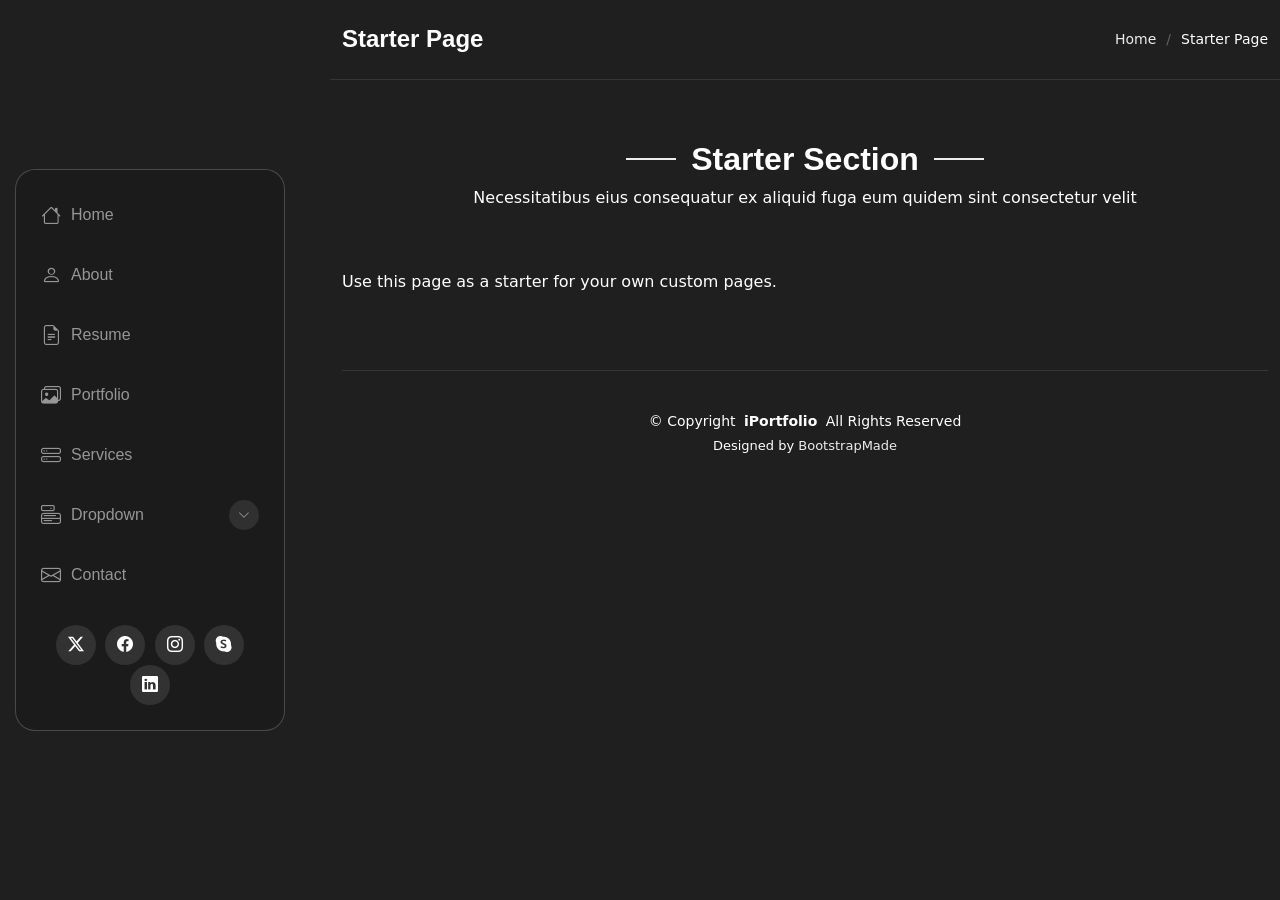
<file: starter-page.html>
<!doctype html>
<html lang="en">
<head>
  <meta charset="UTF-8">
  <meta name="viewport"
        content="width=device-width, user-scalable=no, initial-scale=1.0, maximum-scale=1.0, minimum-scale=1.0">
  <meta http-equiv="X-UA-Compatible" content="ie=edge">
  <title>KITUR</title>

  <meta name="description" content="">
  <meta name="keywords" content="">

  <!-- Favicons -->
  <link href="static/assets/img/img.png" rel="icon">
  <link href="static/assets/img/apple-touch-icon.png" rel="apple-touch-icon">

  <!-- Fonts -->
  <link href="https://fonts.googleapis.com" rel="preconnect">
  <link href="https://fonts.gstatic.com" rel="preconnect" crossorigin>
  <link href="https://fonts.googleapis.com/css2?family=Roboto:ital,wght@0,100;0,300;0,400;0,500;0,700;0,900;1,100;1,300;1,400;1,500;1,700;1,900&family=Ubuntu:ital,wght@0,300;0,400;0,500;0,700;1,300;1,400;1,500;1,700&family=Nunito:ital,wght@0,200;0,300;0,400;0,500;0,600;0,700;0,800;0,900;1,200;1,300;1,400;1,500;1,600;1,700;1,800;1,900&display=swap" rel="stylesheet">

  <!-- Vendor CSS Files -->
  <link href="static/assets/vendor/bootstrap/css/bootstrap.min.css" rel="stylesheet">
  <link href="static/assets/vendor/bootstrap-icons/bootstrap-icons.css" rel="stylesheet">
  <link href="static/assets/vendor/aos/aos.css" rel="stylesheet">
  <link href="static/assets/vendor/glightbox/css/glightbox.min.css" rel="stylesheet">
  <link href="static/assets/vendor/swiper/swiper-bundle.min.css" rel="stylesheet">

  <!-- Main CSS File -->
  <link href="static/assets/css/main.css" rel="stylesheet">

  <!-- =======================================================
  * Template Name: SnapFolio
  * Template URL: https://bootstrapmade.com/snapfolio-bootstrap-portfolio-template/
  * Updated: Jul 21 2025 with Bootstrap v5.3.7
  * Author: BootstrapMade.com
  * License: https://bootstrapmade.com/license/
  ======================================================== -->
</head>

<body class="starter-page-page">

  <header id="header" class="header dark-background d-flex flex-column justify-content-center">
    <i class="header-toggle d-xl-none bi bi-list"></i>

    <div class="header-container d-flex flex-column align-items-start">
      <nav id="navmenu" class="navmenu">
        <ul>
          <li><a href="#hero"><i class="bi bi-house navicon"></i>Home</a></li>
          <li><a href="#about"><i class="bi bi-person navicon"></i> About</a></li>
          <li><a href="#resume"><i class="bi bi-file-earmark-text navicon"></i> Resume</a></li>
          <li><a href="#portfolio"><i class="bi bi-images navicon"></i> Portfolio</a></li>
          <li><a href="#services"><i class="bi bi-hdd-stack navicon"></i> Services</a></li>
          <li class="dropdown"><a href="#"><i class="bi bi-menu-button navicon"></i> <span>Dropdown</span> <i class="bi bi-chevron-down toggle-dropdown"></i></a>
            <ul>
              <li><a href="#">Dropdown 1</a></li>
              <li class="dropdown"><a href="#"><span>Deep Dropdown</span> <i class="bi bi-chevron-down toggle-dropdown"></i></a>
                <ul>
                  <li><a href="#">Deep Dropdown 1</a></li>
                  <li><a href="#">Deep Dropdown 2</a></li>
                  <li><a href="#">Deep Dropdown 3</a></li>
                  <li><a href="#">Deep Dropdown 4</a></li>
                  <li><a href="#">Deep Dropdown 5</a></li>
                </ul>
              </li>
              <li><a href="#">Dropdown 2</a></li>
              <li><a href="#">Dropdown 3</a></li>
              <li><a href="#">Dropdown 4</a></li>
            </ul>
          </li>
          <li><a href="#contact"><i class="bi bi-envelope navicon"></i> Contact</a></li>
        </ul>
      </nav>

      <div class="social-links text-center">
        <a href="#" class="twitter"><i class="bi bi-twitter-x"></i></a>
        <a href="#" class="facebook"><i class="bi bi-facebook"></i></a>
        <a href="#" class="instagram"><i class="bi bi-instagram"></i></a>
        <a href="#" class="google-plus"><i class="bi bi-skype"></i></a>
        <a href="#" class="linkedin"><i class="bi bi-linkedin"></i></a>
      </div>

    </div>

  </header>

  <main class="main">

    <!-- Page Title -->
    <div class="page-title dark-background">
      <div class="container d-lg-flex justify-content-between align-items-center">
        <h1 class="mb-2 mb-lg-0">Starter Page</h1>
        <nav class="breadcrumbs">
          <ol>
            <li><a href="index.html">Home</a></li>
            <li class="current">Starter Page</li>
          </ol>
        </nav>
      </div>
    </div><!-- End Page Title -->

    <!-- Starter Section Section -->
    <section id="starter-section" class="starter-section section">

      <!-- Section Title -->
      <div class="container section-title" data-aos="fade-up">
        <h2>Starter Section</h2>
        <p>Necessitatibus eius consequatur ex aliquid fuga eum quidem sint consectetur velit</p>
      </div><!-- End Section Title -->

      <div class="container" data-aos="fade-up">
        <p>Use this page as a starter for your own custom pages.</p>
      </div>

    </section><!-- /Starter Section Section -->

  </main>

  <footer id="footer" class="footer position-relative">

    <div class="container">
      <div class="copyright text-center ">
        <p>© <span>Copyright</span> <strong class="px-1 sitename">iPortfolio</strong> <span>All Rights Reserved</span></p>
      </div>
      <div class="credits">
        <!-- All the links in the footer should remain intact. -->
        <!-- You can delete the links only if you've purchased the pro version. -->
        <!-- Licensing information: https://bootstrapmade.com/license/ -->
        <!-- Purchase the pro version with working PHP/AJAX contact form: [buy-url] -->
        Designed by <a href="https://bootstrapmade.com/">BootstrapMade</a>
      </div>
    </div>

  </footer>

  <!-- Scroll Top -->
  <a href="#" id="scroll-top" class="scroll-top d-flex align-items-center justify-content-center"><i class="bi bi-arrow-up-short"></i></a>

  <!-- Preloader -->
  <div id="preloader"></div>

  <!-- Vendor JS Files -->
  <script src="static/assets/vendor/bootstrap/js/bootstrap.bundle.min.js"></script>
  <script src="static/assets/vendor/php-email-form/validate.js"></script>
  <script src="static/assets/vendor/aos/aos.js"></script>
  <script src="static/assets/vendor/typed.js/typed.umd.js"></script>
  <script src="static/assets/vendor/purecounter/purecounter_vanilla.js"></script>
  <script src="static/assets/vendor/waypoints/noframework.waypoints.js"></script>
  <script src="static/assets/vendor/isotope-layout/isotope.pkgd.min.js"></script>
  <script src="static/assets/vendor/imagesloaded/imagesloaded.pkgd.min.js"></script>
  <script src="static/assets/vendor/glightbox/js/glightbox.min.js"></script>
  <script src="static/assets/vendor/swiper/swiper-bundle.min.js"></script>

  <!-- Main JS File -->
  <script src="static/assets/js/main.js"></script>

</body>

</html>
</file>
<file: static/assets/css/main.css>
/**
* Template Name: SnapFolio
* Template URL: https://bootstrapmade.com/snapfolio-bootstrap-portfolio-template/
* Updated: Jul 21 2025 with Bootstrap v5.3.7
* Author: BootstrapMade.com
* License: https://bootstrapmade.com/license/
*/

/*--------------------------------------------------------------
# Font & Color Variables
# Help: https://bootstrapmade.com/color-system/
--------------------------------------------------------------*/
/* Fonts */
:root {
  --default-font: "Inter", system-ui, -apple-system, sans-serif;
  --heading-font: "Outfit", sans-serif;
  --nav-font: "Outfit", sans-serif;
}

/* Global Colors - The following color variables are used throughout the website. Updating them here will change the color scheme of the entire website */
:root { 
  --background-color: #1f1f1f; /* Background color for the entire website, including individual sections */
  --default-color: #ffffff; /* Default color used for the majority of the text content across the entire website */
  --heading-color: #ffffff; /* Color for headings, subheadings and title throughout the website */
  --accent-color: #ececec; /* Accent color that represents your brand on the website. It's used for buttons, links, and other elements that need to stand out */
  --surface-color: #232323; /* The surface color is used as a background of boxed elements within sections, such as cards, icon boxes, or other elements that require a visual separation from the global background. */
  --contrast-color: #310606; /* Contrast color for text, ensuring readability against backgrounds of accent, heading, or default colors. */
}

/* Nav Menu Colors - The following color variables are used specifically for the navigation menu. They are separate from the global colors to allow for more customization options */
:root {
  --nav-color: rgba(236, 236, 236, 0.59);  /* The default color of the main navmenu links */
  --nav-hover-color: #ffffff; /* Applied to main navmenu links when they are hovered over or active */
  --nav-mobile-background-color: #393939; /* Used as the background color for mobile navigation menu */
  --nav-dropdown-background-color: #393939; /* Used as the background color for dropdown items that appear when hovering over primary navigation items */
  --nav-dropdown-color: #ffffff; /* Used for navigation links of the dropdown items in the navigation menu. */
  --nav-dropdown-hover-color: #ececec; /* Similar to --nav-hover-color, this color is applied to dropdown navigation links when they are hovered over. */
}

/* Color Presets - These classes override global colors when applied to any section or element, providing reuse of the sam color scheme. */

.light-background {
  --background-color: #2c2c2c;
  --surface-color: #323232;
}

.dark-background {
  --background-color: #040b14;
  --default-color: #ffffff;
  --heading-color: #ffffff;
  --surface-color: #151f2b;
  --contrast-color: #ffffff;
}

/* Smooth scroll */
:root {
  scroll-behavior: smooth;
}

/*--------------------------------------------------------------
# General Styling & Shared Classes
--------------------------------------------------------------*/
body {
  color: var(--default-color);
  background-color: var(--background-color);
  font-family: var(--default-font);
}

a {
  color: var(--accent-color);
  text-decoration: none;
  transition: 0.3s;
}

a:hover {
  color: color-mix(in srgb, var(--accent-color), transparent 25%);
  text-decoration: none;
}

h1,
h2,
h3,
h4,
h5,
h6 {
  color: var(--heading-color);
  font-family: var(--heading-font);
}

/* PHP Email Form Messages
------------------------------*/
.php-email-form .error-message {
  display: none;
  background: #df1529;
  color: #ffffff;
  text-align: left;
  padding: 15px;
  margin-bottom: 24px;
  font-weight: 600;
}

.php-email-form .sent-message {
  display: none;
  color: #ffffff;
  background: #059652;
  text-align: center;
  padding: 15px;
  margin-bottom: 24px;
  font-weight: 600;
}

.php-email-form .loading {
  display: none;
  background: var(--surface-color);
  text-align: center;
  padding: 15px;
  margin-bottom: 24px;
}

.php-email-form .loading:before {
  content: "";
  display: inline-block;
  border-radius: 50%;
  width: 24px;
  height: 24px;
  margin: 0 10px -6px 0;
  border: 3px solid var(--accent-color);
  border-top-color: var(--surface-color);
  animation: php-email-form-loading 1s linear infinite;
}

@keyframes php-email-form-loading {
  0% {
    transform: rotate(0deg);
  }

  100% {
    transform: rotate(360deg);
  }
}

/*--------------------------------------------------------------
# Global Header
--------------------------------------------------------------*/
.header {
  --background-color: #1b1b1b;
  --contrast-color: #444444;
  color: var(--default-color);
  position: fixed;
  top: 0;
  left: 0;
  bottom: 0;
  padding: 0 15px;
  width: 300px;
  transition: all ease-in-out 0.3s;
  overflow-y: auto;
  z-index: 997;
}

.header .header-container {
  border-radius: 20px;
  padding: 15px;
  background-color: var(--background-color);
  border: 1px solid color-mix(in srgb, var(--default-color), transparent 80%);
}

.header .social-links {
  margin: 0 0 10px 0;
}

.header .social-links a {
  font-size: 16px;
  display: inline-flex;
  align-items: center;
  justify-content: center;
  background: color-mix(in srgb, var(--default-color), transparent 90%);
  color: var(--default-color);
  margin: 0 2px;
  border-radius: 50%;
  text-align: center;
  width: 40px;
  height: 40px;
  transition: 0.3s;
}

.header .social-links a:hover {
  color: var(--contrast-color);
  background: var(--accent-color);
}

@media (min-width: 1200px) {

  .header~main,
  .header~#footer {
    margin-left: 330px;
  }
}

@media (max-width: 1199px) {
  .header {
    left: -100%;
  }
}

.header.header-show {
  left: 0;
}

.header .header-toggle {
  color: var(--contrast-color);
  background-color: var(--accent-color);
  font-size: 22px;
  display: flex;
  align-items: center;
  justify-content: center;
  width: 40px;
  height: 40px;
  border-radius: 50%;
  cursor: pointer;
  position: fixed;
  top: 15px;
  right: 15px;
  z-index: 9999;
  transition: background-color 0.3s;
}

.header .header-toggle:hover {
  color: var(--contrast-color);
  background-color: color-mix(in srgb, var(--accent-color) 90%, white 15%);
}

/*--------------------------------------------------------------
# Navigation Menu
--------------------------------------------------------------*/
.mobile-nav-toggle {
  display: none;
}

.navmenu {
  padding: 0;
  z-index: 9997;
  width: 100%;
}

.navmenu ul {
  list-style: none;
  padding: 0 0 20px 0;
  margin: 0;
}

.navmenu a,
.navmenu a:focus {
  color: var(--nav-color);
  padding: 15px 10px;
  font-family: var(--nav-font);
  font-size: 16px;
  font-weight: 400;
  display: flex;
  align-items: center;
  white-space: nowrap;
  transition: 0.3s;
  width: 100%;
}

.navmenu a .navicon,
.navmenu a:focus .navicon {
  font-size: 20px;
  margin-right: 10px;
}

.navmenu a .toggle-dropdown,
.navmenu a:focus .toggle-dropdown {
  font-size: 12px;
  line-height: 0;
  margin-left: auto;
  width: 30px;
  height: 30px;
  display: flex;
  align-items: center;
  justify-content: center;
  border-radius: 50%;
  transition: 0.3s;
  flex-shrink: 0;
  background-color: color-mix(in srgb, var(--accent-color), transparent 90%);
}

.navmenu a .toggle-dropdown:hover,
.navmenu a:focus .toggle-dropdown:hover {
  background-color: var(--accent-color);
  color: var(--contrast-color);
}

.navmenu a:hover,
.navmenu .active,
.navmenu .active:focus {
  color: var(--nav-hover-color);
}

.navmenu a:hover .navicon,
.navmenu .active .navicon,
.navmenu .active:focus .navicon {
  color: var(--accent-color);
}

.navmenu .active .toggle-dropdown,
.navmenu .active:focus .toggle-dropdown {
  background-color: var(--accent-color);
  color: var(--contrast-color);
  transform: rotate(180deg);
}

.navmenu .dropdown {
  display: block;
}

.navmenu .dropdown a,
.navmenu .dropdown a:focus {
  color: --nav-dropdown-color;
}

.navmenu .dropdown a:hover,
.navmenu .dropdown .active,
.navmenu .dropdown .active:focus {
  color: var(--nav-dropdown-hover-color);
}

.navmenu .dropdown ul {
  position: static;
  display: none;
  z-index: 99;
  padding: 5px 10px;
  margin: 5px 10px;
  background-color: var(--nav-dropdown-background-color);
  border: 1px solid color-mix(in srgb, var(--default-color), transparent 90%);
  box-shadow: none;
  transition: all 0.5s ease-in-out;
}

.navmenu .dropdown ul ul {
  background-color: rgba(33, 37, 41, 0.1);
}

.navmenu .dropdown>.dropdown-active {
  display: block;
  background-color: rgba(33, 37, 41, 0.03);
}

/*--------------------------------------------------------------
# Global Footer
--------------------------------------------------------------*/
.footer {
  color: var(--default-color);
  background-color: var(--background-color);
  font-size: 14px;
  padding: 0 0 40px 0;
  position: relative;
}

.footer .copyright {
  padding-top: 40px;
  border-top: 1px solid color-mix(in srgb, var(--default-color), transparent 90%);
}

.footer .copyright p {
  margin-bottom: 0;
}

.footer .credits {
  margin-top: 4px;
  font-size: 13px;
  text-align: center;
}

/*--------------------------------------------------------------
# Preloader
--------------------------------------------------------------*/
#preloader {
  position: fixed;
  inset: 0;
  z-index: 999999;
  overflow: hidden;
  background: var(--background-color);
  transition: all 0.6s ease-out;
}

#preloader:before {
  content: "";
  position: fixed;
  top: calc(50% - 30px);
  left: calc(50% - 30px);
  border: 6px solid #ffffff;
  border-color: var(--accent-color) transparent var(--accent-color) transparent;
  border-radius: 50%;
  width: 60px;
  height: 60px;
  animation: animate-preloader 1.5s linear infinite;
}

@keyframes animate-preloader {
  0% {
    transform: rotate(0deg);
  }

  100% {
    transform: rotate(360deg);
  }
}

/*--------------------------------------------------------------
# Scroll Top Button
--------------------------------------------------------------*/
.scroll-top {
  position: fixed;
  visibility: hidden;
  opacity: 0;
  right: 15px;
  bottom: -15px;
  z-index: 99999;
  background-color: var(--accent-color);
  width: 44px;
  height: 44px;
  border-radius: 50px;
  transition: all 0.4s;
}

.scroll-top i {
  font-size: 24px;
  color: var(--contrast-color);
  line-height: 0;
}

.scroll-top:hover {
  background-color: color-mix(in srgb, var(--accent-color), transparent 20%);
  color: var(--contrast-color);
}

.scroll-top.active {
  visibility: visible;
  opacity: 1;
  bottom: 15px;
}

/*--------------------------------------------------------------
# Disable aos animation delay on mobile devices
--------------------------------------------------------------*/
@media screen and (max-width: 768px) {
  [data-aos-delay] {
    transition-delay: 0 !important;
  }
}

/*--------------------------------------------------------------
# Global Page Titles & Breadcrumbs
--------------------------------------------------------------*/
.page-title {
  color: var(--default-color);
  padding: 25px 0 0 0;
  position: relative;
}

.page-title .container {
  border-bottom: 1px solid color-mix(in srgb, var(--default-color), transparent 90%);
  padding-bottom: 25px;
}

.page-title h1 {
  font-size: 24px;
  font-weight: 700;
}

.page-title .breadcrumbs ol {
  display: flex;
  flex-wrap: wrap;
  list-style: none;
  padding: 0;
  margin: 0;
  font-size: 14px;
  font-weight: 400;
}

.page-title .breadcrumbs ol li+li {
  padding-left: 10px;
}

.page-title .breadcrumbs ol li+li::before {
  content: "/";
  display: inline-block;
  padding-right: 10px;
  color: color-mix(in srgb, var(--default-color), transparent 70%);
}

/*--------------------------------------------------------------
# Global Sections
--------------------------------------------------------------*/
section,
.section {
  color: var(--default-color);
  background-color: var(--background-color);
  padding: 60px 0;
  overflow: clip;
}

/*--------------------------------------------------------------
# Global Section Titles
--------------------------------------------------------------*/
.section-title {
  text-align: center;
  padding-bottom: 60px;
  position: relative;
}

.section-title h2 {
  font-size: 32px;
  font-weight: 700;
  position: relative;
}

.section-title h2:before,
.section-title h2:after {
  content: "";
  width: 50px;
  height: 2px;
  background: var(--accent-color);
  display: inline-block;
}

.section-title h2:before {
  margin: 0 15px 10px 0;
}

.section-title h2:after {
  margin: 0 0 10px 15px;
}

.section-title p {
  margin-bottom: 0;
}

/*--------------------------------------------------------------
# Hero Section
--------------------------------------------------------------*/
.hero {
  min-height: 100vh;
  position: relative;
  overflow: hidden;
  display: flex;
  align-items: center;
}

.hero .background-elements {
  position: absolute;
  top: 0;
  left: 0;
  width: 100%;
  height: 100%;
  z-index: 1;
  overflow: hidden;
}

.hero .background-elements .bg-circle {
  position: absolute;
  border-radius: 50%;
  background: linear-gradient(45deg, color-mix(in srgb, var(--accent-color), transparent 90%), color-mix(in srgb, var(--accent-color), transparent 95%));
  animation: float 6s ease-in-out infinite;
}

.hero .background-elements .bg-circle.circle-1 {
  width: 300px;
  height: 300px;
  top: 10%;
  right: 10%;
  animation-delay: 0s;
}

.hero .background-elements .bg-circle.circle-2 {
  width: 200px;
  height: 200px;
  bottom: 20%;
  left: 5%;
  animation-delay: 2s;
}

.hero .hero-content {
  position: relative;
  width: 100%;
  z-index: 2;
}

.hero .container {
  position: relative;
  z-index: 3;
}

.hero .hero-text h1 {
  font-size: 72px;
  font-weight: 800;
  line-height: 1.1;
  margin-bottom: 15px;
  color: var(--heading-color);
}

.hero .hero-text h1 .accent-text {
  color: var(--accent-color);
  position: relative;
}

.hero .hero-text h1 .accent-text::after {
  content: "";
  position: absolute;
  bottom: -5px;
  left: 0;
  width: 100%;
  height: 3px;
  background: linear-gradient(90deg, var(--accent-color), color-mix(in srgb, var(--accent-color), transparent 50%));
}

.hero .hero-text h2 {
  font-size: 32px;
  font-weight: 600;
  color: var(--heading-color);
  margin-bottom: 10px;
}

.hero .hero-text .lead {
  font-size: 24px;
  margin-bottom: 20px;
  color: var(--default-color);
}

.hero .hero-text .lead span {
  color: var(--accent-color);
  font-weight: 600;
  border-bottom: 2px solid var(--accent-color);
  padding-bottom: 2px;
}

.hero .hero-text .description {
  font-size: 18px;
  line-height: 1.6;
  color: color-mix(in srgb, var(--default-color), transparent 20%);
  margin-bottom: 40px;
  max-width: 500px;
}

.hero .hero-actions {
  display: flex;
  gap: 20px;
  margin-bottom: 40px;
  flex-wrap: wrap;
}

.hero .hero-actions .btn {
  padding: 14px 30px;
  font-size: 16px;
  font-weight: 600;
  border-radius: 50px;
  text-decoration: none;
  transition: all 0.3s ease;
  border: 2px solid;
}

.hero .hero-actions .btn.btn-primary {
  background-color: var(--accent-color);
  color: var(--contrast-color);
  border-color: var(--accent-color);
}

.hero .hero-actions .btn.btn-primary:hover {
  background-color: color-mix(in srgb, var(--accent-color), black 10%);
  transform: translateY(-2px);
  box-shadow: 0 8px 25px color-mix(in srgb, var(--accent-color), transparent 70%);
}

.hero .hero-actions .btn.btn-outline {
  background-color: transparent;
  color: var(--accent-color);
  border-color: var(--accent-color);
}

.hero .hero-actions .btn.btn-outline:hover {
  background-color: var(--accent-color);
  color: var(--contrast-color);
  transform: translateY(-2px);
}

.hero .social-links {
  display: flex;
  gap: 20px;
}

.hero .social-links a {
  width: 50px;
  height: 50px;
  display: flex;
  align-items: center;
  justify-content: center;
  background-color: var(--surface-color);
  color: color-mix(in srgb, var(--default-color), transparent 40%);
  border-radius: 50%;
  font-size: 20px;
  transition: all 0.3s ease;
}

.hero .social-links a:hover {
  color: var(--contrast-color);
  background-color: var(--accent-color);
  transform: translateY(-3px);
  box-shadow: 0 8px 25px color-mix(in srgb, var(--accent-color), transparent 70%);
}

.hero .hero-visual {
  display: flex;
  justify-content: center;
  align-items: center;
  height: 100%;
}

.hero .hero-visual .profile-container {
  position: relative;
  width: 400px;
  height: 400px;
}

.hero .hero-visual .profile-container .profile-background {
  position: absolute;
  top: 15px;
  left: 15px;
  width: 100%;
  height: 100%;
  background: color-mix(in srgb, var(--accent-color), transparent 90%);
  border-radius: 30px;
  z-index: 1;
}

.hero .hero-visual .profile-container .profile-image {
  position: relative;
  width: 100%;
  height: 100%;
  object-fit: cover;
  border-radius: 30px;
  z-index: 2;
}

@keyframes float {

  0%,
  100% {
    transform: translateY(0px);
  }

  50% {
    transform: translateY(-20px);
  }
}

@keyframes floatIcon {

  0%,
  100% {
    transform: translateY(0px) rotate(0deg);
  }

  50% {
    transform: translateY(-10px) rotate(5deg);
  }
}

@media (max-width: 992px) {
  .hero .hero-text {
    text-align: center;
    margin-bottom: 50px;
  }

  .hero .hero-text h1 {
    font-size: 56px;
  }

  .hero .hero-text h2 {
    font-size: 28px;
  }

  .hero .hero-text .lead {
    font-size: 20px;
  }

  .hero .hero-visual .profile-container {
    width: 350px;
    height: 350px;
  }
}

@media (max-width: 768px) {
  .hero .hero-text h1 {
    font-size: 42px;
  }

  .hero .hero-text h2 {
    font-size: 24px;
  }

  .hero .hero-text .lead {
    font-size: 18px;
  }

  .hero .hero-text .description {
    font-size: 16px;
  }

  .hero .hero-actions {
    justify-content: center;
  }

  .hero .hero-actions .btn {
    padding: 12px 25px;
    font-size: 14px;
  }

  .hero .hero-visual .profile-container {
    width: 300px;
    height: 300px;
  }

  .hero .background-elements .bg-circle.circle-1 {
    width: 200px;
    height: 200px;
  }

  .hero .background-elements .bg-circle.circle-2 {
    width: 150px;
    height: 150px;
  }

  .hero .background-elements .bg-circle.circle-3 {
    width: 100px;
    height: 100px;
  }
}

/*--------------------------------------------------------------
# About Section
--------------------------------------------------------------*/
.about .profile-card {
  background: linear-gradient(135deg, var(--surface-color) 0%, color-mix(in srgb, var(--surface-color), var(--accent-color) 5%) 100%);
  border-radius: 2rem;
  padding: 2.5rem;
  text-align: center;
  box-shadow: 0 20px 40px rgba(0, 0, 0, 0.08);
  border: 1px solid color-mix(in srgb, var(--accent-color), transparent 90%);
  position: relative;
  overflow: hidden;
}

.about .profile-card::before {
  content: "";
  position: absolute;
  top: 0;
  left: 0;
  right: 0;
  height: 4px;
  background: linear-gradient(90deg, var(--accent-color), color-mix(in srgb, var(--accent-color), var(--heading-color) 30%));
}

@media (max-width: 991px) {
  .about .profile-card {
    margin-bottom: 3rem;
  }
}

.about .profile-header {
  position: relative;
  margin-bottom: 2rem;
}

.about .profile-header .profile-image {
  width: 160px;
  height: 160px;
  margin: 0 auto 1.5rem;
  border-radius: 50%;
  overflow: hidden;
  border: 4px solid var(--accent-color);
  box-shadow: 0 10px 30px rgba(0, 0, 0, 0.15);
}

.about .profile-header .profile-image img {
  width: 100%;
  height: 100%;
  object-fit: cover;
}

.about .profile-header .profile-badge {
  position: absolute;
  bottom: 20px;
  right: calc(50% - 65px);
  width: 32px;
  height: 32px;
  background-color: var(--accent-color);
  border-radius: 50%;
  display: flex;
  align-items: center;
  justify-content: center;
  border: 3px solid var(--surface-color);
}

.about .profile-header .profile-badge i {
  color: var(--contrast-color);
  font-size: 14px;
}

.about .profile-content h3 {
  font-size: 1.5rem;
  font-weight: 700;
  margin-bottom: 0.5rem;
  color: var(--heading-color);
}

.about .profile-content .profession {
  color: var(--accent-color);
  font-weight: 500;
  margin-bottom: 2rem;
}

.about .contact-links {
  display: flex;
  flex-direction: column;
  gap: 1rem;
}

.about .contact-links .contact-item {
  display: flex;
  align-items: center;
  gap: 0.75rem;
  padding: 0.75rem 1rem;
  background-color: color-mix(in srgb, var(--surface-color), var(--background-color) 50%);
  border-radius: 0.75rem;
  text-decoration: none;
  color: var(--default-color);
  transition: all 0.3s;
  border: 1px solid color-mix(in srgb, var(--default-color), transparent 90%);
}

.about .contact-links .contact-item:hover {
  background-color: var(--accent-color);
  color: var(--contrast-color);
  transform: translateY(-2px);
  box-shadow: 0 5px 20px color-mix(in srgb, var(--accent-color), transparent 70%);
}

.about .contact-links .contact-item i {
  font-size: 1rem;
  width: 18px;
}

.about .about-content {
  padding-left: 3rem;
}

@media (max-width: 991px) {
  .about .about-content {
    padding-left: 0;
  }
}

.about .about-content .section-header {
  margin-bottom: 2rem;
}

.about .about-content .section-header .badge-text {
  display: inline-block;
  background: linear-gradient(135deg, var(--accent-color), color-mix(in srgb, var(--accent-color), var(--heading-color) 20%));
  color: var(--contrast-color);
  padding: 0.5rem 1.5rem;
  border-radius: 2rem;
  font-size: 0.875rem;
  font-weight: 600;
  letter-spacing: 0.5px;
  margin-bottom: 1.5rem;
}

.about .about-content .section-header h2 {
  font-size: 2.25rem;
  font-weight: 700;
  line-height: 1.3;
  margin: 0;
}

@media (max-width: 768px) {
  .about .about-content .section-header h2 {
    font-size: 1.875rem;
  }
}

.about .about-content .description {
  margin-bottom: 2.5rem;
}

.about .about-content .description p {
  font-size: 1.1rem;
  line-height: 1.7;
  color: color-mix(in srgb, var(--default-color), transparent 20%);
  margin-bottom: 1.5rem;
}

.about .about-content .description p:last-child {
  margin-bottom: 0;
}

.about .stats-grid {
  display: grid;
  grid-template-columns: repeat(3, 1fr);
  gap: 2rem;
  margin-bottom: 2.5rem;
  padding: 2rem;
  background-color: var(--surface-color);
  border-radius: 1.5rem;
  box-shadow: 0 10px 30px rgba(0, 0, 0, 0.05);
}

@media (max-width: 768px) {
  .about .stats-grid {
    grid-template-columns: 1fr;
    gap: 1.5rem;
    text-align: center;
  }
}

.about .stats-grid .stat-item {
  text-align: center;
}

.about .stats-grid .stat-item .stat-number {
  font-size: 2rem;
  font-weight: 700;
  color: var(--accent-color);
  display: block;
  margin-bottom: 0.5rem;
}

.about .stats-grid .stat-item .stat-label {
  font-size: 0.875rem;
  color: color-mix(in srgb, var(--default-color), transparent 40%);
  font-weight: 500;
}

.about .details-grid {
  margin-bottom: 2.5rem;
}

.about .details-grid .detail-row {
  display: grid;
  grid-template-columns: 1fr 1fr;
  gap: 2rem;
  margin-bottom: 1.5rem;
}

@media (max-width: 768px) {
  .about .details-grid .detail-row {
    grid-template-columns: 1fr;
    gap: 1rem;
  }
}

.about .details-grid .detail-row:last-child {
  margin-bottom: 0;
}

.about .details-grid .detail-item .detail-label {
  display: block;
  font-size: 0.875rem;
  color: color-mix(in srgb, var(--default-color), transparent 50%);
  margin-bottom: 0.5rem;
  font-weight: 500;
}

.about .details-grid .detail-item .detail-value {
  display: block;
  font-weight: 600;
  color: var(--heading-color);
  font-size: 1rem;
}

.about .cta-section {
  display: flex;
  gap: 1rem;
  flex-wrap: wrap;
}

.about .cta-section .btn {
  padding: 0.875rem 2rem;
  border-radius: 0.75rem;
  font-weight: 600;
  text-decoration: none;
  transition: all 0.3s;
  display: inline-flex;
  align-items: center;
  gap: 0.5rem;
  border: 2px solid transparent;
}

.about .cta-section .btn.btn-primary {
  background-color: var(--accent-color);
  color: var(--contrast-color);
}

.about .cta-section .btn.btn-primary:hover {
  background-color: color-mix(in srgb, var(--accent-color), black 15%);
  transform: translateY(-2px);
  box-shadow: 0 10px 30px color-mix(in srgb, var(--accent-color), transparent 60%);
}

.about .cta-section .btn.btn-outline {
  background-color: transparent;
  color: var(--default-color);
  border-color: color-mix(in srgb, var(--default-color), transparent 70%);
}

.about .cta-section .btn.btn-outline:hover {
  border-color: var(--accent-color);
  transform: translateY(-2px);
}

/*--------------------------------------------------------------
# Stats Section
--------------------------------------------------------------*/
.stats .stats-wrapper {
  display: grid;
  grid-template-columns: repeat(4, 1fr);
  gap: 20px;
}

@media (max-width: 992px) {
  .stats .stats-wrapper {
    grid-template-columns: repeat(2, 1fr);
  }
}

@media (max-width: 576px) {
  .stats .stats-wrapper {
    grid-template-columns: 1fr;
  }
}

.stats .stats-item {
  background: linear-gradient(135deg, color-mix(in srgb, var(--surface-color), transparent 5%), var(--surface-color));
  border-radius: 15px;
  padding: 40px 20px;
  text-align: center;
  position: relative;
  transition: transform 0.3s ease, box-shadow 0.3s ease;
  box-shadow: 0 10px 30px rgba(0, 0, 0, 0.05);
  overflow: hidden;
}

.stats .stats-item:hover {
  transform: translateY(-10px);
  box-shadow: 0 15px 35px rgba(0, 0, 0, 0.1);
}

.stats .stats-item:hover .icon-wrapper {
  transform: scale(1.1);
}

.stats .stats-item:nth-child(1) .icon-wrapper {
  background-color: color-mix(in srgb, var(--accent-color), transparent 85%);
}

.stats .stats-item:nth-child(1) .icon-wrapper i {
  color: color-mix(in srgb, var(--accent-color), transparent 10%);
}

.stats .stats-item:nth-child(2) .icon-wrapper {
  background-color: color-mix(in srgb, #ff7e00, transparent 85%);
}

.stats .stats-item:nth-child(2) .icon-wrapper i {
  color: color-mix(in srgb, #ff7e00, transparent 10%);
}

.stats .stats-item:nth-child(3) .icon-wrapper {
  background-color: color-mix(in srgb, #00c875, transparent 85%);
}

.stats .stats-item:nth-child(3) .icon-wrapper i {
  color: color-mix(in srgb, #00c875, transparent 10%);
}

.stats .stats-item:nth-child(4) .icon-wrapper {
  background-color: color-mix(in srgb, #e83e8c, transparent 85%);
}

.stats .stats-item:nth-child(4) .icon-wrapper i {
  color: color-mix(in srgb, #e83e8c, transparent 10%);
}

.stats .stats-item .icon-wrapper {
  width: 80px;
  height: 80px;
  border-radius: 50%;
  display: flex;
  align-items: center;
  justify-content: center;
  margin: 0 auto 20px;
  transition: transform 0.3s ease;
}

.stats .stats-item .icon-wrapper i {
  font-size: 36px;
}

.stats .stats-item span {
  display: block;
  font-size: 48px;
  font-weight: 700;
  color: var(--heading-color);
  margin-bottom: 10px;
  line-height: 1;
  font-family: var(--heading-font);
}

.stats .stats-item p {
  color: var(--default-color);
  font-size: 18px;
  margin: 0;
  font-weight: 500;
  font-family: var(--heading-font);
  opacity: 0.8;
}

/*--------------------------------------------------------------
# Skills Section
--------------------------------------------------------------*/
.skills .skills-category {
  background-color: var(--surface-color);
  padding: 30px;
  border-radius: 8px;
  box-shadow: 0 0 20px rgba(0, 0, 0, 0.05);
  height: 100%;
  transition: transform 0.3s;
}

.skills .skills-category:hover {
  transform: translateY(-5px);
}

.skills .skills-category h3 {
  font-size: 24px;
  margin-bottom: 25px;
  position: relative;
  padding-bottom: 15px;
}

.skills .skills-category h3:after {
  content: "";
  position: absolute;
  bottom: 0;
  left: 0;
  width: 50px;
  height: 2px;
  background-color: var(--accent-color);
}

.skills .skill-item {
  margin-bottom: 25px;
}

.skills .skill-item:last-child {
  margin-bottom: 0;
}

.skills .skill-item h4 {
  font-size: 16px;
  margin-bottom: 8px;
}

.skills .skill-item .skill-percentage {
  font-size: 14px;
  color: color-mix(in srgb, var(--heading-color), transparent 30%);
}

.skills .skill-item .progress {
  height: 8px;
  background-color: color-mix(in srgb, var(--accent-color), transparent 90%);
  border-radius: 20px;
  overflow: hidden;
  position: relative;
}

.skills .skill-item .progress .progress-bar {
  background-color: var(--accent-color);
  transition: width 1.5s ease-in-out;
  width: 0;
  height: 100%;
  border-radius: 20px;
}

.skills .skill-item .skill-tooltip {
  font-size: 14px;
  color: color-mix(in srgb, var(--default-color), transparent 30%);
  margin-top: 8px;
  opacity: 0;
  transform: translateY(-5px);
  transition: all 0.3s;
}

.skills .skill-item:hover .skill-tooltip {
  opacity: 1;
  transform: translateY(0);
}

.skills .skill-box {
  background-color: var(--surface-color);
  padding: 25px 20px;
  border-radius: 8px;
  text-align: center;
  transition: all 0.3s;
  height: 100%;
  position: relative;
  overflow: hidden;
  box-shadow: 0 0 15px rgba(0, 0, 0, 0.05);
}

.skills .skill-box:hover {
  transform: translateY(-5px);
}

.skills .skill-box:hover i {
  color: var(--accent-color);
  transform: scale(1.1);
}

.skills .skill-box:hover .skill-tooltip {
  opacity: 1;
  transform: translateY(0);
}

.skills .skill-box i {
  font-size: 36px;
  color: color-mix(in srgb, var(--accent-color), transparent 20%);
  margin-bottom: 15px;
  display: inline-block;
  transition: all 0.3s;
}

.skills .skill-box h4 {
  font-size: 18px;
  margin-bottom: 10px;
}

.skills .skill-box .skill-tooltip {
  font-size: 14px;
  color: color-mix(in srgb, var(--default-color), transparent 30%);
  opacity: 0;
  transform: translateY(5px);
  transition: all 0.3s;
}

@media (max-width: 991.98px) {
  .skills .skills-category {
    margin-bottom: 30px;
  }

  .skills .skills-category:last-child {
    margin-bottom: 0;
  }
}

@media (max-width: 767.98px) {
  .skills .skill-box {
    margin-bottom: 20px;
  }

  .skills .skill-box:last-child {
    margin-bottom: 0;
  }
}

/*--------------------------------------------------------------
# Resume Section
--------------------------------------------------------------*/
.resume .resume-side {
  background-color: var(--surface-color);
  padding: 2rem;
  border-radius: 10px;
  box-shadow: 0 0 20px rgba(0, 0, 0, 0.1);
  height: 100%;
}

.resume .resume-side .profile-img {
  text-align: center;
}

.resume .resume-side .profile-img img {
  width: 200px;
  height: 200px;
  object-fit: cover;
  border: 5px solid color-mix(in srgb, var(--accent-color), transparent 85%);
  border-radius: 50%;
}

.resume .resume-side h3 {
  font-size: 1.5rem;
  margin-bottom: 1rem;
  color: var(--heading-color);
  font-weight: 600;
}

.resume .resume-side .contact-info li {
  margin-bottom: 1rem;
  color: var(--default-color);
}

.resume .resume-side .contact-info li i {
  width: 25px;
  color: var(--accent-color);
  margin-right: 0.5rem;
}

.resume .resume-side .skill-item {
  margin-bottom: 1.5rem;
}

.resume .resume-side .skill-item span {
  font-size: 0.9rem;
  color: var(--default-color);
}

.resume .resume-side .skill-item .progress {
  height: 8px;
  background-color: color-mix(in srgb, var(--accent-color), transparent 90%);
  border-radius: 4px;
  margin-top: 0.5rem;
}

.resume .resume-side .skill-item .progress .progress-bar {
  background-color: var(--accent-color);
  width: 0;
  transition: width 1s ease;
}

.resume .resume-section {
  margin-bottom: 3rem;
}

.resume .resume-section h3 {
  font-size: 1.75rem;
  margin-bottom: 1.5rem;
  color: var(--heading-color);
  font-weight: 600;
}

.resume .resume-section h3 i {
  color: var(--accent-color);
}

.resume .resume-section .resume-item {
  padding-left: 1.5rem;
  border-left: 2px solid color-mix(in srgb, var(--accent-color), transparent 80%);
  margin-bottom: 2rem;
  position: relative;
}

.resume .resume-section .resume-item:before {
  content: "";
  position: absolute;
  width: 16px;
  height: 16px;
  border-radius: 50%;
  left: -9px;
  top: 0;
  background: var(--accent-color);
}

.resume .resume-section .resume-item h4 {
  font-size: 1.2rem;
  margin-bottom: 0.5rem;
  color: var(--heading-color);
  font-weight: 600;
}

.resume .resume-section .resume-item h5 {
  font-size: 1rem;
  margin-bottom: 0.5rem;
  color: var(--accent-color);
}

.resume .resume-section .resume-item .company {
  font-size: 0.95rem;
  margin-bottom: 1rem;
  color: var(--heading-color);
}

.resume .resume-section .resume-item .company i {
  margin-right: 0.5rem;
}

.resume .resume-section .resume-item ul {
  padding-left: 1.2rem;
}

.resume .resume-section .resume-item ul li {
  margin-bottom: 0.5rem;
  color: var(--default-color);
}

.resume .resume-section .resume-item p {
  color: var(--default-color);
  margin-bottom: 0;
}

@media (max-width: 991.98px) {
  .resume .resume-side {
    margin-bottom: 2rem;
  }
}

/*--------------------------------------------------------------
# Portfolio Section
--------------------------------------------------------------*/
@media (max-width: 991px) {
  .portfolio .filter-sidebar {
    margin-bottom: 30px;
  }
}

.portfolio .filters-wrapper {
  background-color: color-mix(in srgb, var(--surface-color), var(--default-color) 3%);
  padding: 30px;
  border-radius: 10px;
  box-shadow: 0 5px 25px rgba(0, 0, 0, 0.05);
}

@media (max-width: 991px) {
  .portfolio .filters-wrapper {
    padding: 20px;
  }
}

.portfolio .portfolio-filters {
  padding: 0;
  margin: 0;
  list-style: none;
  display: flex;
  flex-direction: column;
  gap: 10px;
}

@media (max-width: 991px) {
  .portfolio .portfolio-filters {
    flex-direction: row;
    flex-wrap: wrap;
    justify-content: center;
  }
}

.portfolio .portfolio-filters li {
  cursor: pointer;
  padding: 12px 20px;
  font-size: 16px;
  font-weight: 500;
  line-height: 1;
  color: var(--default-color);
  transition: all 0.3s ease-in-out;
  border-radius: 6px;
  background: transparent;
  position: relative;
  border-left: 3px solid transparent;
}

@media (max-width: 991px) {
  .portfolio .portfolio-filters li {
    padding: 8px 16px;
    border: 1px solid color-mix(in srgb, var(--accent-color), transparent 80%);
    border-left-width: 3px;
  }
}

.portfolio .portfolio-filters li:hover {
  color: var(--accent-color);
  background-color: color-mix(in srgb, var(--accent-color), transparent 90%);
  border-left-color: color-mix(in srgb, var(--accent-color), transparent 50%);
}

.portfolio .portfolio-filters li.filter-active {
  color: var(--accent-color);
  background-color: color-mix(in srgb, var(--accent-color), transparent 90%);
  border-left-color: var(--accent-color);
  font-weight: 600;
}

.portfolio .portfolio-wrap {
  transition: 0.4s;
  position: relative;
  overflow: hidden;
  border-radius: 12px;
  box-shadow: 0 5px 20px rgba(0, 0, 0, 0.08);
  height: 100%;
}

.portfolio .portfolio-wrap img {
  transition: transform 0.6s cubic-bezier(0.215, 0.61, 0.355, 1);
  width: 100%;
  height: 350px;
  object-fit: cover;
}

.portfolio .portfolio-wrap .portfolio-info {
  position: absolute;
  bottom: 0;
  left: 0;
  right: 0;
  padding: 25px;
  background: linear-gradient(to top, rgba(0, 0, 0, 0.8) 0%, rgba(0, 0, 0, 0.4) 60%, rgba(0, 0, 0, 0) 100%);
  z-index: 3;
  transition: all 0.4s cubic-bezier(0.215, 0.61, 0.355, 1);
  transform: translateY(20px);
  opacity: 0;
}

.portfolio .portfolio-wrap .portfolio-info .content {
  transition: all 0.4s cubic-bezier(0.215, 0.61, 0.355, 1);
  transform: translateY(20px);
}

.portfolio .portfolio-wrap .portfolio-info .category {
  display: inline-block;
  color: var(--accent-color);
  font-size: 14px;
  font-weight: 500;
  text-transform: uppercase;
  letter-spacing: 1px;
  margin-bottom: 8px;
}

.portfolio .portfolio-wrap .portfolio-info h4 {
  font-size: 20px;
  color: var(--contrast-color);
  font-weight: 700;
  margin-bottom: 15px;
}

.portfolio .portfolio-wrap .portfolio-info .portfolio-links {
  display: flex;
  gap: 12px;
}

.portfolio .portfolio-wrap .portfolio-info .portfolio-links a {
  color: var(--contrast-color);
  width: 40px;
  height: 40px;
  display: flex;
  align-items: center;
  justify-content: center;
  background-color: color-mix(in srgb, var(--accent-color), transparent 30%);
  border-radius: 50%;
  font-size: 18px;
  transition: 0.3s;
}

.portfolio .portfolio-wrap .portfolio-info .portfolio-links a:hover {
  background-color: var(--accent-color);
  transform: translateY(-3px);
}

.portfolio .portfolio-wrap:hover {
  transform: translateY(-5px);
}

.portfolio .portfolio-wrap:hover img {
  transform: scale(1.08);
}

.portfolio .portfolio-wrap:hover .portfolio-info {
  transform: translateY(0);
  opacity: 1;
}

.portfolio .portfolio-wrap:hover .portfolio-info .content {
  transform: translateY(0);
}

/*--------------------------------------------------------------
# Services Section
--------------------------------------------------------------*/
.services .service-header {
  margin-bottom: 60px;
}

.services .service-header .service-intro .service-heading {
  font-size: 48px;
  margin-bottom: 0;
  font-weight: 700;
  line-height: 1.2;
  color: var(--heading-color);
}

.services .service-header .service-intro .service-heading div {
  display: block;
  position: relative;
}

.services .service-header .service-intro .service-heading span {
  display: block;
  color: var(--accent-color);
}

@media (max-width: 992px) {
  .services .service-header .service-intro .service-heading {
    font-size: 36px;
  }
}

@media (max-width: 768px) {
  .services .service-header .service-intro .service-heading {
    font-size: 30px;
    margin-bottom: 20px;
  }
}

.services .service-header .service-summary p {
  margin-bottom: 25px;
  color: var(--default-color);
}

.services .service-header .service-summary .service-btn {
  display: inline-flex;
  align-items: center;
  padding: 12px 30px;
  background-color: var(--accent-color);
  color: var(--contrast-color);
  border-radius: 4px;
  font-weight: 500;
  transition: all 0.3s ease;
}

.services .service-header .service-summary .service-btn i {
  margin-left: 10px;
  transition: transform 0.3s ease;
}

.services .service-header .service-summary .service-btn:hover {
  background-color: color-mix(in srgb, var(--accent-color), transparent 15%);
  color: var(--contrast-color);
}

.services .service-header .service-summary .service-btn:hover i {
  transform: translateX(5px);
}

@media (max-width: 992px) {
  .services .service-header .service-summary {
    margin-top: 30px;
  }
}

.services .service-card {
  padding: 40px 40px 40px 40px;
  margin-bottom: 30px;
  border: 2px solid color-mix(in srgb, var(--accent-color), transparent 90%);
  transition: all 0.3s ease;
}

.services .service-card .service-icon {
  margin-bottom: 25px;
  background-color: color-mix(in srgb, var(--accent-color), transparent 90%);
  display: inline-flex;
  align-items: center;
  justify-content: center;
  border-radius: 10px;
  width: 64px;
  height: 64px;
}

.services .service-card .service-icon i {
  font-size: 32px;
  color: var(--accent-color);
  transition: all 0.3s ease;
}

.services .service-card h3 {
  font-size: 28px;
  margin-bottom: 15px;
  font-weight: 700;
}

.services .service-card h3 a {
  color: var(--heading-color);
  transition: color 0.3s ease;
}

.services .service-card h3 a span {
  display: block;
}

.services .service-card h3 a:hover {
  color: var(--accent-color);
}

.services .service-card p {
  color: var(--default-color);
  transition: color 0.3s ease;
  margin-bottom: 0;
}

.services .service-card .card-action {
  position: absolute;
  top: 0;
  right: 0;
  width: 80px;
  height: 80px;
  display: flex;
  align-items: center;
  justify-content: center;
  background-color: var(--accent-color);
  opacity: 0;
  visibility: hidden;
  transform: translateY(20px);
  transition: all 0.3s ease;
}

.services .service-card .card-action i {
  font-size: 24px;
  color: var(--contrast-color);
  transition: transform 0.3s ease;
}

.services .service-card .card-action:hover i {
  transform: rotate(45deg);
}

.services .service-card::before {
  content: "";
  position: absolute;
  top: 0;
  left: 0;
  right: 0;
  bottom: 0;
  background-color: var(--surface-color);
  clip-path: polygon(70% 0, 100% 30%, 100% 100%, 0 100%, 0 0);
  z-index: -1;
  opacity: 0;
  visibility: hidden;
  transition: all 0.3s ease;
}

.services .service-card:hover {
  border-color: transparent;
}

.services .service-card:hover::before {
  opacity: 1;
  visibility: visible;
  background-color: color-mix(in srgb, var(--accent-color), transparent 90%);
}

.services .service-card:hover h3 a {
  color: var(--accent-color);
}

.services .service-card:hover h3 a:hover {
  color: var(--accent-color);
}

.services .service-card:hover p {
  color: color-mix(in srgb, var(--default-color), transparent 20%);
}

.services .service-card:hover .card-action {
  opacity: 1;
  visibility: visible;
  transform: translateY(0);
}

.services .service-card:hover .service-icon i {
  transform: scale(1.1);
}

@media (max-width: 768px) {
  .services .service-card {
    padding: 150px 25px 25px;
  }

  .services .service-card h3 {
    font-size: 24px;
  }

  .services .service-card .service-icon {
    position: absolute;
    top: 40px;
    left: 25px;
  }
}

@media (max-width: 768px) {
  .services {
    padding: 70px 0 50px;
  }
}

/*--------------------------------------------------------------
# Testimonials Section
--------------------------------------------------------------*/
.testimonials .testimonial-masonry {
  display: grid;
  grid-template-columns: repeat(3, 1fr);
  gap: 2rem;
  position: relative;
}

.testimonials .testimonial-masonry::before {
  content: "";
  position: absolute;
  width: 100%;
  height: 100%;
  background: radial-gradient(circle at center, color-mix(in srgb, var(--accent-color), transparent 95%), transparent);
  opacity: 0.5;
  z-index: -1;
}

.testimonials .testimonial-item:nth-child(3n-1) {
  margin-top: 3rem;
}

.testimonials .testimonial-item:nth-child(3n) {
  margin-top: 1.5rem;
}

.testimonials .testimonial-item.highlight .testimonial-content {
  background-color: color-mix(in srgb, var(--accent-color), transparent 92%);
  border: 1px solid color-mix(in srgb, var(--accent-color), transparent 70%);
}

.testimonials .testimonial-item.highlight .testimonial-content .quote-pattern {
  background-color: color-mix(in srgb, var(--accent-color), transparent 85%);
}

.testimonials .testimonial-item.highlight .testimonial-content .quote-pattern i {
  color: var(--accent-color);
}

.testimonials .testimonial-content {
  background-color: var(--surface-color);
  border-radius: 20px;
  padding: 2rem;
  position: relative;
  transition: all 0.3s ease;
  border: 1px solid color-mix(in srgb, var(--default-color), transparent 92%);
}

.testimonials .testimonial-content:hover {
  transform: translateY(-5px);
}

.testimonials .testimonial-content p {
  font-size: 1rem;
  line-height: 1.7;
  margin: 1.5rem 0;
  position: relative;
}

.testimonials .quote-pattern {
  position: absolute;
  top: -1.25rem;
  left: 2rem;
  width: 2.5rem;
  height: 2.5rem;
  background-color: var(--surface-color);
  border-radius: 50%;
  display: flex;
  align-items: center;
  justify-content: center;
  border: 1px solid color-mix(in srgb, var(--default-color), transparent 92%);
}

.testimonials .quote-pattern i {
  font-size: 1.25rem;
  color: var(--accent-color);
}

.testimonials .client-info {
  display: flex;
  align-items: center;
  gap: 1rem;
  margin-top: 1.5rem;
  padding-top: 1.5rem;
  border-top: 1px solid color-mix(in srgb, var(--default-color), transparent 92%);
}

.testimonials .client-image {
  width: 50px;
  height: 50px;
  border-radius: 50%;
  overflow: hidden;
  flex-shrink: 0;
}

.testimonials .client-image img {
  width: 100%;
  height: 100%;
  object-fit: cover;
}

.testimonials .client-details h3 {
  font-size: 1.125rem;
  margin-bottom: 0.25rem;
}

.testimonials .client-details .position {
  font-size: 0.875rem;
  color: color-mix(in srgb, var(--heading-color), transparent 40%);
}

@media (max-width: 1199.98px) {
  .testimonials .testimonial-masonry {
    grid-template-columns: repeat(2, 1fr);
    gap: 1.5rem;
  }

  .testimonials .testimonial-item:nth-child(3n-1),
  .testimonials .testimonial-item:nth-child(3n) {
    margin-top: 0;
  }

  .testimonials .testimonial-item:nth-child(even) {
    margin-top: 2rem;
  }
}

@media (max-width: 767.98px) {
  .testimonials .testimonial-masonry {
    grid-template-columns: 1fr;
    gap: 2rem;
  }

  .testimonials .testimonial-item:nth-child(even) {
    margin-top: 0;
  }

  .testimonials .testimonial-content {
    padding: 1.5rem;
  }

  .testimonials .testimonial-content p {
    font-size: 0.9375rem;
    margin: 1.25rem 0;
  }

  .testimonials .quote-pattern {
    width: 2.25rem;
    height: 2.25rem;
    top: -1.125rem;
  }

  .testimonials .quote-pattern i {
    font-size: 1.125rem;
  }

  .testimonials .client-info {
    margin-top: 1.25rem;
    padding-top: 1.25rem;
  }

  .testimonials .client-image {
    width: 45px;
    height: 45px;
  }

  .testimonials .client-details h3 {
    font-size: 1rem;
  }

  .testimonials .client-details .position {
    font-size: 0.8125rem;
  }
}

/*--------------------------------------------------------------
# Contact Section
--------------------------------------------------------------*/
.contact .info-box {
  background-color: var(--accent-color);
  color: var(--contrast-color);
  padding: 3rem;
  border-radius: 1rem;
  height: 100%;
}

.contact .info-box h3 {
  color: var(--contrast-color);
  font-size: 2rem;
  margin-bottom: 1rem;
}

@media (max-width: 767.98px) {
  .contact .info-box h3 {
    font-size: 1.75rem;
  }
}

.contact .info-box p {
  opacity: 0.8;
  margin-bottom: 2rem;
}

.contact .info-box a {
  color: var(--contrast-color);
}

@media (max-width: 992px) {
  .contact .info-box {
    padding: 1.5rem;
  }
}

.contact .info-item {
  display: flex;
  gap: 1.5rem;
  margin-bottom: 2rem;
}

.contact .info-item:last-child {
  margin-bottom: 0;
}

.contact .info-item .icon-box {
  width: 3.5rem;
  height: 3.5rem;
  background-color: color-mix(in srgb, var(--contrast-color), transparent 85%);
  border-radius: 50%;
  display: flex;
  align-items: center;
  justify-content: center;
  flex-shrink: 0;
  transition: 0.3s;
}

.contact .info-item .icon-box i {
  font-size: 1.5rem;
  color: var(--contrast-color);
}

.contact .info-item:hover .icon-box {
  background-color: color-mix(in srgb, var(--contrast-color), transparent 70%);
}

.contact .info-item .content h4 {
  color: var(--contrast-color);
  font-size: 1.25rem;
  margin-bottom: 0.5rem;
  font-weight: 700;
}

.contact .info-item .content p {
  margin-bottom: 0.25rem;
  font-size: 0.95rem;
}

.contact .info-item .content p:last-child {
  margin-bottom: 0;
}

.contact .contact-form {
  background-color: var(--surface-color);
  padding: 3rem;
  border-radius: 1rem;
  height: 100%;
  box-shadow: 0 0 25px rgba(0, 0, 0, 0.05);
}

@media (max-width: 992px) {
  .contact .contact-form {
    padding: 1.5rem;
  }
}

.contact .contact-form h3 {
  font-size: 2rem;
  margin-bottom: 1rem;
}

@media (max-width: 768px) {
  .contact .contact-form h3 {
    font-size: 1.75rem;
  }
}

.contact .contact-form p {
  color: color-mix(in srgb, var(--default-color), transparent 25%);
  margin-bottom: 2rem;
}

.contact .contact-form .form-control,
.contact .contact-form .form-select {
  padding: 0.875rem 1.25rem;
  border-color: color-mix(in srgb, var(--default-color), transparent 90%);
  border-radius: 0.5rem;
  background-color: color-mix(in srgb, var(--surface-color) 90%, white 5%);
  color: var(--default-color);
}

.contact .contact-form .form-control:focus,
.contact .contact-form .form-select:focus {
  box-shadow: none;
  border-color: var(--accent-color);
}

.contact .contact-form .form-control::placeholder,
.contact .contact-form .form-select::placeholder {
  color: color-mix(in srgb, var(--default-color), transparent 50%);
}

.contact .contact-form .btn {
  background-color: var(--accent-color);
  color: var(--contrast-color);
  padding: 1rem 2rem;
  border-radius: 2rem;
  display: inline-flex;
  align-items: center;
  gap: 0.5rem;
  transition: 0.3s;
}

.contact .contact-form .btn i {
  font-size: 1.25rem;
}

.contact .contact-form .btn:hover {
  background-color: color-mix(in srgb, var(--accent-color), var(--contrast-color) 20%);
}

/*--------------------------------------------------------------
# Portfolio Details Section
--------------------------------------------------------------*/
.portfolio-details .portfolio-details-slider {
  position: relative;
  overflow: hidden;
  border-radius: 8px;
  box-shadow: 0 0 30px rgba(var(--default-color), 0.1);
}

.portfolio-details .portfolio-details-slider .swiper-wrapper {
  height: auto !important;
}

.portfolio-details .portfolio-details-slider img {
  aspect-ratio: 16/9;
  object-fit: cover;
}

.portfolio-details .portfolio-details-slider .swiper-pagination {
  position: absolute;
  bottom: 20px;
}

.portfolio-details .portfolio-details-slider .swiper-pagination .swiper-pagination-bullet {
  width: 12px;
  height: 12px;
  background-color: var(--contrast-color);
  opacity: 0.5;
  transition: 0.3s;
}

.portfolio-details .portfolio-details-slider .swiper-pagination .swiper-pagination-bullet.swiper-pagination-bullet-active {
  opacity: 1;
  background-color: var(--accent-color);
}

.portfolio-details .portfolio-info {
  padding: 30px;
  background-color: var(--surface-color);
  border-radius: 8px;
  box-shadow: 0 0 30px rgba(var(--default-color), 0.1);
}

.portfolio-details .portfolio-info h3 {
  font-size: 22px;
  font-weight: 700;
  margin-bottom: 20px;
  padding-bottom: 20px;
  border-bottom: 1px solid color-mix(in srgb, var(--default-color), transparent 90%);
}

.portfolio-details .portfolio-info ul {
  padding: 0;
  list-style: none;
}

.portfolio-details .portfolio-info ul li {
  padding: 10px 0;
  border-bottom: 1px solid color-mix(in srgb, var(--default-color), transparent 90%);
}

.portfolio-details .portfolio-info ul li:last-child {
  border-bottom: 0;
}

.portfolio-details .portfolio-info ul li strong {
  font-weight: 600;
  margin-right: 10px;
  color: var(--heading-color);
}

.portfolio-details .portfolio-info ul li a {
  color: var(--accent-color);
  transition: 0.3s;
}

.portfolio-details .portfolio-info ul li a:hover {
  color: color-mix(in srgb, var(--accent-color), transparent 25%);
  text-decoration: underline;
}

.portfolio-details .portfolio-description h2 {
  font-size: 26px;
  font-weight: 700;
  margin-bottom: 20px;
}

.portfolio-details .portfolio-description p {
  padding: 0;
  margin-bottom: 20px;
  color: color-mix(in srgb, var(--default-color), transparent 20%);
}

.portfolio-details .portfolio-description .features h3 {
  font-size: 22px;
  font-weight: 600;
  margin-bottom: 30px;
}

.portfolio-details .portfolio-description .features .feature-item {
  padding: 30px;
  background-color: var(--surface-color);
  border-radius: 8px;
  height: 100%;
  transition: 0.3s;
  box-shadow: 0 0 30px rgba(var(--default-color), 0.1);
}

.portfolio-details .portfolio-description .features .feature-item:hover {
  transform: translateY(-5px);
}

.portfolio-details .portfolio-description .features .feature-item i {
  font-size: 32px;
  color: var(--accent-color);
  margin-bottom: 20px;
  display: inline-block;
}

.portfolio-details .portfolio-description .features .feature-item h4 {
  font-size: 18px;
  font-weight: 600;
  margin-bottom: 15px;
}

.portfolio-details .portfolio-description .features .feature-item p {
  margin: 0;
  font-size: 15px;
}

@media (max-width: 991px) {
  .portfolio-details .portfolio-info {
    margin-top: 20px;
  }
}

@media (max-width: 768px) {
  .portfolio-details .portfolio-description h2 {
    font-size: 24px;
  }
}

/*--------------------------------------------------------------
# Service Details Section
--------------------------------------------------------------*/
.service-details .service-details-slider {
  position: relative;
  overflow: hidden;
  border-radius: 10px;
  z-index: 1;
}

.service-details .service-details-slider .swiper-wrapper {
  height: auto !important;
}

.service-details .service-details-slider .swiper-pagination {
  position: absolute;
  bottom: 20px;
  left: 0;
  right: 0;
  z-index: 2;
}

.service-details .service-details-slider .swiper-pagination .swiper-pagination-bullet {
  width: 10px;
  height: 10px;
  background-color: var(--contrast-color);
  opacity: 0.5;
  transition: 0.3s;
}

.service-details .service-details-slider .swiper-pagination .swiper-pagination-bullet.swiper-pagination-bullet-active {
  opacity: 1;
  width: 20px;
  border-radius: 5px;
}

.service-details .content h3 {
  font-size: 28px;
  font-weight: 700;
  margin-bottom: 20px;
}

.service-details .content p {
  color: color-mix(in srgb, var(--default-color), transparent 20%);
  margin-bottom: 15px;
}

.service-details .content .features .feature-box {
  padding: 20px;
  background: var(--surface-color);
  border-radius: 10px;
  box-shadow: 0 0 20px rgba(0, 0, 0, 0.05);
  height: 100%;
  transition: 0.3s;
}

.service-details .content .features .feature-box:hover {
  transform: translateY(-5px);
}

.service-details .content .features .feature-box i {
  font-size: 24px;
  color: var(--accent-color);
  margin-right: 15px;
}

.service-details .content .features .feature-box h4 {
  font-size: 18px;
  font-weight: 600;
  margin: 0;
}

.service-details .service-info {
  background: var(--surface-color);
  padding: 30px;
  border-radius: 10px;
  box-shadow: 0 0 20px rgba(0, 0, 0, 0.05);
}

.service-details .service-info h4 {
  font-size: 22px;
  font-weight: 700;
  margin-bottom: 25px;
  padding-bottom: 15px;
  border-bottom: 2px solid color-mix(in srgb, var(--accent-color), transparent 85%);
}

.service-details .service-info .info-item {
  margin-bottom: 25px;
}

.service-details .service-info .info-item:last-child {
  margin-bottom: 0;
}

.service-details .service-info .info-item i {
  font-size: 24px;
  color: var(--accent-color);
  margin-bottom: 10px;
}

.service-details .service-info .info-item h5 {
  font-size: 16px;
  font-weight: 600;
  margin-bottom: 5px;
}

.service-details .service-info .info-item p {
  color: color-mix(in srgb, var(--default-color), transparent 20%);
  margin: 0;
}

.service-details .related-services {
  background: var(--surface-color);
  padding: 30px;
  border-radius: 10px;
  box-shadow: 0 0 20px rgba(0, 0, 0, 0.05);
}

.service-details .related-services h4 {
  font-size: 22px;
  font-weight: 700;
  margin-bottom: 25px;
  padding-bottom: 15px;
  border-bottom: 2px solid color-mix(in srgb, var(--accent-color), transparent 85%);
}

.service-details .related-services .service-item {
  margin-bottom: 25px;
  padding-bottom: 25px;
  border-bottom: 1px solid color-mix(in srgb, var(--default-color), transparent 90%);
}

.service-details .related-services .service-item:last-child {
  margin-bottom: 0;
  padding-bottom: 0;
  border-bottom: none;
}

.service-details .related-services .service-item i {
  font-size: 24px;
  color: var(--accent-color);
  margin-bottom: 10px;
}

.service-details .related-services .service-item h5 {
  font-size: 18px;
  margin-bottom: 10px;
}

.service-details .related-services .service-item h5 a {
  color: var(--heading-color);
  transition: 0.3s;
}

.service-details .related-services .service-item h5 a:hover {
  color: var(--accent-color);
}

.service-details .related-services .service-item p {
  color: color-mix(in srgb, var(--default-color), transparent 20%);
  margin: 0;
  font-size: 14px;
}

@media (max-width: 991px) {

  .service-details .service-info,
  .service-details .related-services {
    margin-top: 30px;
  }
}

/*--------------------------------------------------------------
# Starter Section Section
--------------------------------------------------------------*/
.starter-section {
  /* Add your styles here */
}
</file>
